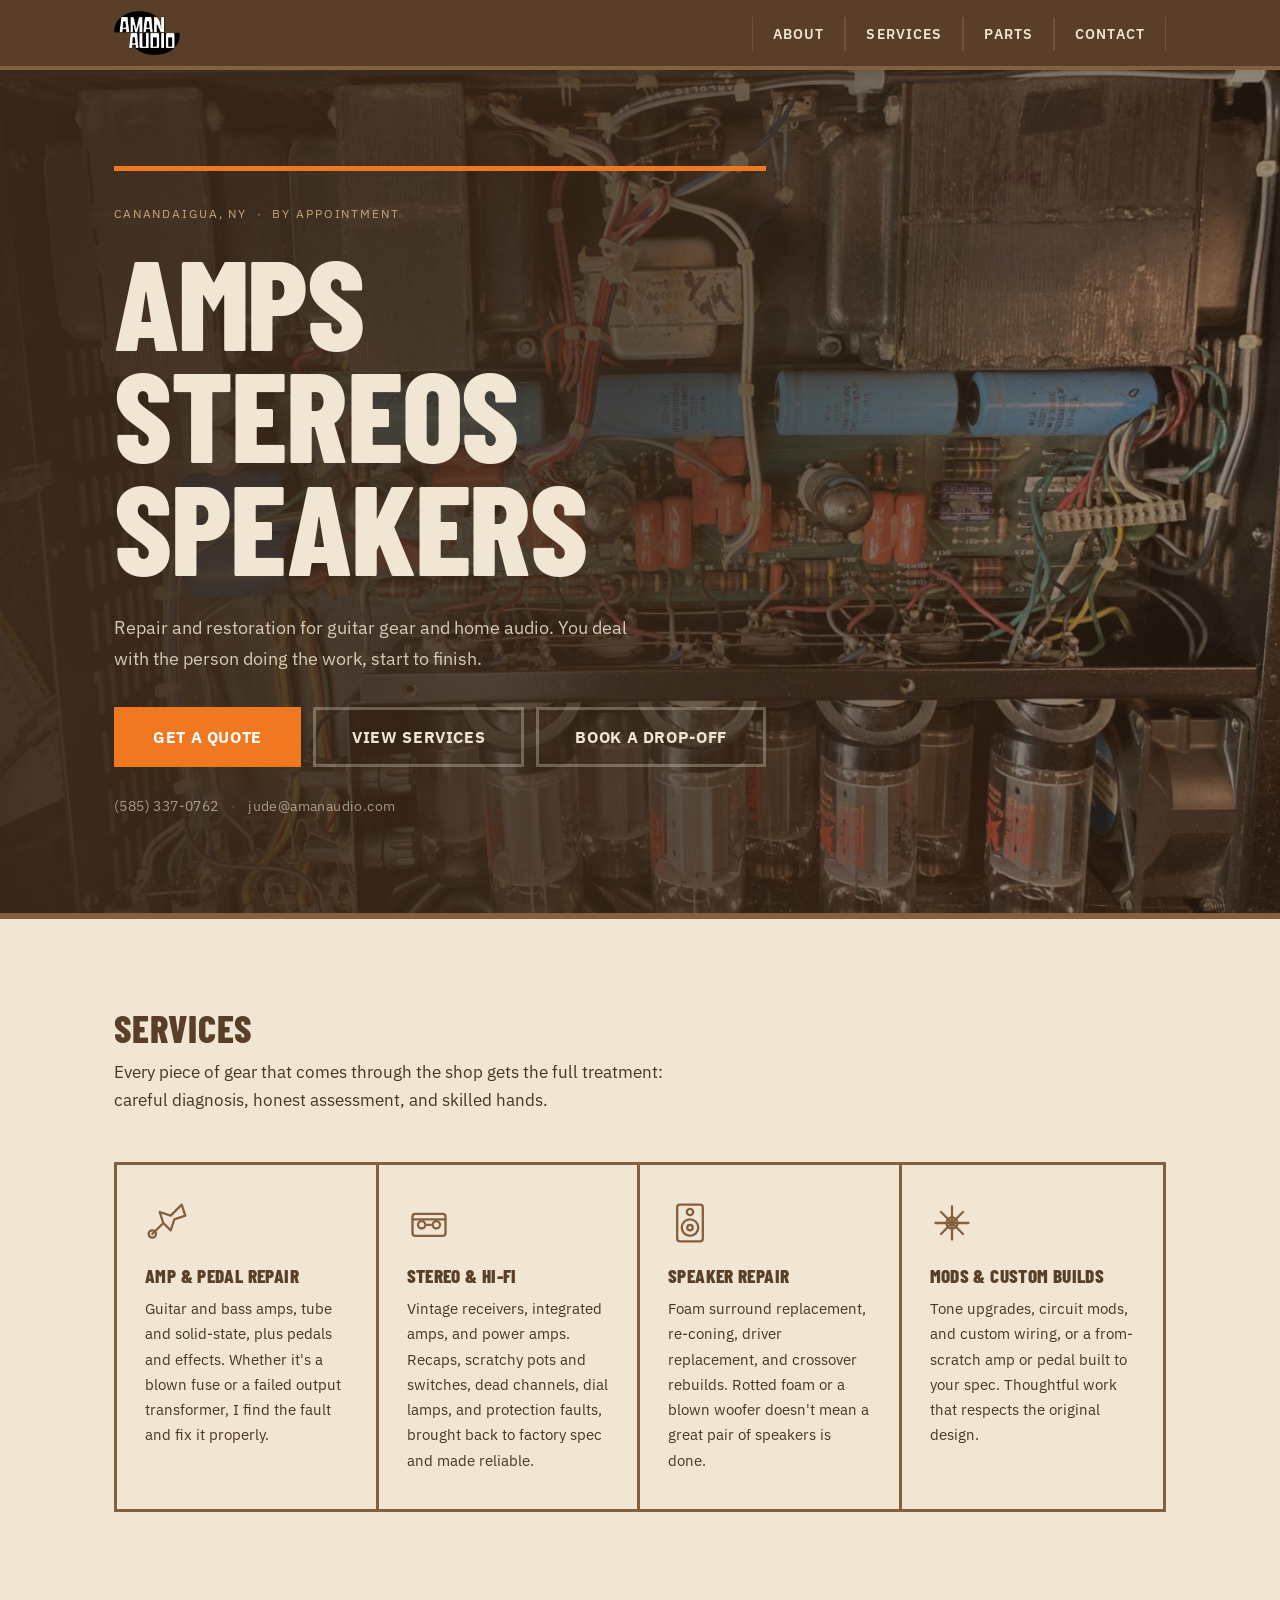
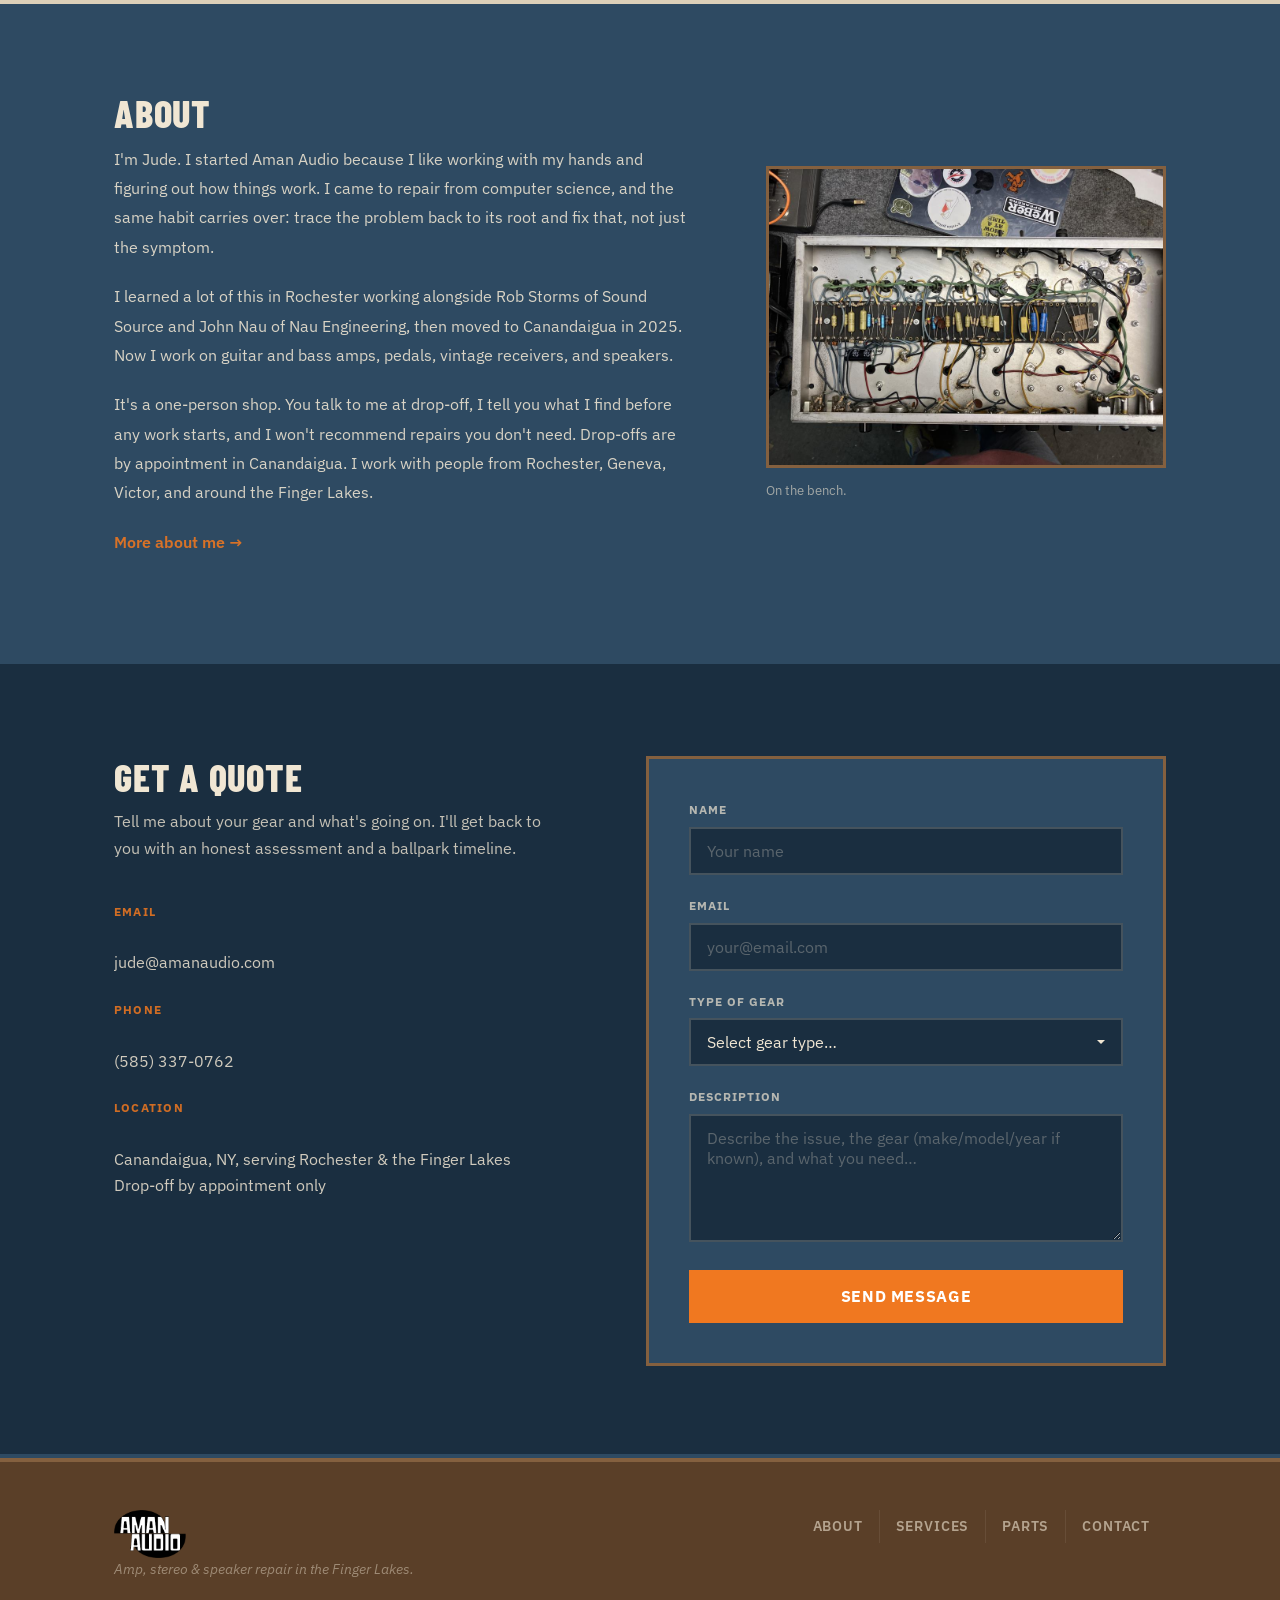
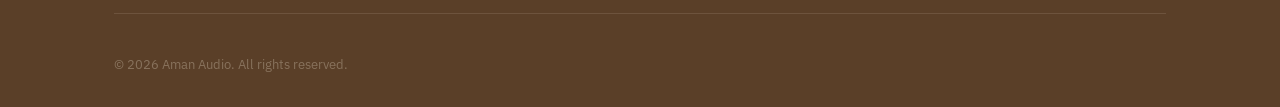
<file: index.html>
<!DOCTYPE html>
<html lang="en">
<head>
  <meta charset="UTF-8" />
  <meta name="viewport" content="width=device-width, initial-scale=1.0" />
  <title>Guitar Amp, Stereo &amp; Speaker Repair in Canandaigua, NY | Aman Audio</title>
  <meta name="description" content="Guitar amp and pedal repair, vintage stereo receiver repair, and speaker refoaming and repair in Canandaigua, NY, serving Rochester and the Finger Lakes. By appointment. Honest diagnostics, fast turnaround." />

  <!-- Canonical -->
  <link rel="canonical" href="https://amanaudio.com/" />

  <!-- Open Graph -->
  <meta property="og:type" content="website" />
  <meta property="og:site_name" content="Aman Audio" />
  <meta property="og:title" content="Guitar Amp, Stereo &amp; Speaker Repair in Canandaigua, NY | Aman Audio" />
  <meta property="og:description" content="Guitar amp and pedal repair, vintage stereo receiver repair, and speaker refoaming and repair in Canandaigua, NY, serving Rochester and the Finger Lakes. By appointment." />
  <meta property="og:image" content="https://amanaudio.com/images/og-image.jpg" />
  <meta property="og:image:width" content="1200" />
  <meta property="og:image:height" content="630" />
  <meta property="og:url" content="https://amanaudio.com/" />

  <!-- Twitter Card -->
  <meta name="twitter:card" content="summary_large_image" />
  <meta name="twitter:title" content="Guitar Amp, Stereo &amp; Speaker Repair in Canandaigua, NY | Aman Audio" />
  <meta name="twitter:description" content="Guitar amp and pedal repair, vintage stereo receiver repair, and speaker refoaming and repair in Canandaigua, NY, serving Rochester and the Finger Lakes. By appointment." />
  <meta name="twitter:image" content="https://amanaudio.com/images/og-image.jpg" />

  <!-- Structured Data: LocalBusiness -->
  <script type="application/ld+json">
  {
    "@context": "https://schema.org",
    "@type": "LocalBusiness",
    "name": "Aman Audio",
    "description": "Expert guitar amplifier and pedal repair, vintage stereo receiver and amplifier repair, speaker repair, modifications, and custom builds.",
    "url": "https://amanaudio.com/",
    "image": "https://amanaudio.com/images/og-image.jpg",
    "logo": "https://amanaudio.com/logos/logo.png",
    "telephone": "+15853370762",
    "email": "jude@amanaudio.com",
    "address": {
      "@type": "PostalAddress",
      "addressLocality": "Canandaigua",
      "addressRegion": "NY",
      "postalCode": "14424",
      "addressCountry": "US"
    },
    "areaServed": [
      { "@type": "City", "name": "Canandaigua" },
      { "@type": "City", "name": "Rochester" },
      { "@type": "City", "name": "Geneva" },
      { "@type": "City", "name": "Victor" },
      { "@type": "City", "name": "Farmington" },
      { "@type": "AdministrativeArea", "name": "Finger Lakes Region" },
      { "@type": "AdministrativeArea", "name": "Ontario County" },
      { "@type": "AdministrativeArea", "name": "Monroe County" }
    ],
    "openingHoursSpecification": {
      "@type": "OpeningHoursSpecification",
      "dayOfWeek": ["Monday", "Tuesday", "Wednesday", "Thursday", "Friday", "Saturday"],
      "description": "By appointment only"
    },
    "serviceType": [
      "Guitar Amplifier Repair",
      "Stereo Receiver Repair",
      "Vintage Stereo Restoration",
      "Speaker Repair",
      "Speaker Refoaming",
      "Electronics Modification",
      "Custom Builds",
      "Guitar Pedal Repair"
    ]
  }
  </script>

  <link rel="preconnect" href="https://fonts.googleapis.com" />
  <link rel="preconnect" href="https://fonts.gstatic.com" crossorigin />
  <link href="https://fonts.googleapis.com/css2?family=Barlow+Condensed:wght@700;800&family=IBM+Plex+Sans:wght@400;500;600&display=swap" rel="stylesheet" />
  <link rel="stylesheet" href="style.css" />
</head>
<body>

  <!-- HEADER / NAV -->
  <header class="site-header" id="top">
    <nav class="nav-inner">
      <a href="#top" class="logo"><img src="logos/logo-bw.png" alt="Aman Audio" class="logo-img" /></a>
      <button class="nav-toggle" aria-label="Toggle navigation" aria-expanded="false">
        <span></span><span></span><span></span>
      </button>
      <ul class="nav-links">
        <li><a href="/about.html">About</a></li>
        <li><a href="services.html">Services</a></li>
        <li><a href="/parts.html">Parts</a></li>
        <li><a href="#contact">Contact</a></li>
      </ul>
    </nav>
  </header>

  <main>

    <!-- HERO -->
    <section class="hero" id="hero">
      <div class="hero-content">
        <div class="hero-rule"></div>
        <div class="hero-location">Canandaigua, NY &nbsp;·&nbsp; By Appointment</div>
        <h1 class="hero-title">AMPS<br>STEREOS<br>SPEAKERS</h1>
        <p class="hero-body">
          Repair and restoration for guitar gear and home audio. You deal with the
          person doing the work, start to finish.
        </p>
        <div class="hero-actions">
          <a href="#contact" class="btn btn-primary">Get a Quote</a>
          <a href="services.html" class="btn btn-secondary">View Services</a>
          <a href="mailto:jude@amanaudio.com?subject=Drop-Off%20Appointment%20Request&body=Hello%2C%20I%20would%20like%20to%20schedule%20a%20time%20to%20drop%20off%20my%20____" class="btn btn-secondary">Book a Drop-Off</a>
        </div>
        <div class="hero-contact">
          <a href="tel:+15853370762">(585) 337-0762</a>
          <span class="hero-contact-divider">·</span>
          <a href="mailto:jude@amanaudio.com">jude@amanaudio.com</a>
        </div>
      </div>
    </section>

    <!-- SERVICES -->
    <section class="services" id="services">
      <div class="container">
        <h2 class="section-title">Services</h2>
        <p class="section-subtitle">Every piece of gear that comes through the shop gets the full treatment: careful diagnosis, honest assessment, and skilled hands.</p>
        <div class="services-grid">

          <article class="service-card">
            <div class="service-icon">
              <svg viewBox="0 0 48 48" fill="none" xmlns="http://www.w3.org/2000/svg" aria-hidden="true">
                <path d="M8 36L20 24M20 24L16 12L28 16L40 4L44 16L32 20L28 32L20 24Z" stroke="currentColor" stroke-width="2.5" stroke-linecap="round" stroke-linejoin="round"/>
                <circle cx="8" cy="36" r="4" stroke="currentColor" stroke-width="2.5"/>
              </svg>
            </div>
            <h3>Amp &amp; Pedal Repair</h3>
            <p>Guitar and bass amps, tube and solid-state, plus pedals and effects. Whether it's a blown fuse or a failed output transformer, I find the fault and fix it properly.</p>
          </article>

          <article class="service-card">
            <div class="service-icon">
              <svg viewBox="0 0 48 48" fill="none" xmlns="http://www.w3.org/2000/svg" aria-hidden="true">
                <rect x="6" y="14" width="36" height="24" rx="3" stroke="currentColor" stroke-width="2.5"/>
                <circle cx="16" cy="26" r="4" stroke="currentColor" stroke-width="2.5"/>
                <circle cx="32" cy="26" r="4" stroke="currentColor" stroke-width="2.5"/>
                <path d="M22 26H26M6 20H42" stroke="currentColor" stroke-width="2.5" stroke-linecap="round"/>
              </svg>
            </div>
            <h3>Stereo &amp; Hi-Fi</h3>
            <p>Vintage receivers, integrated amps, and power amps. Recaps, scratchy pots and switches, dead channels, dial lamps, and protection faults, brought back to factory spec and made reliable.</p>
          </article>

          <article class="service-card">
            <div class="service-icon">
              <svg viewBox="0 0 48 48" fill="none" xmlns="http://www.w3.org/2000/svg" aria-hidden="true">
                <rect x="10" y="4" width="28" height="40" rx="3" stroke="currentColor" stroke-width="2.5"/>
                <circle cx="24" cy="29" r="9" stroke="currentColor" stroke-width="2.5"/>
                <circle cx="24" cy="29" r="3" stroke="currentColor" stroke-width="2.5"/>
                <circle cx="24" cy="12" r="3.5" stroke="currentColor" stroke-width="2.5"/>
              </svg>
            </div>
            <h3>Speaker Repair</h3>
            <p>Foam surround replacement, re-coning, driver replacement, and crossover rebuilds. Rotted foam or a blown woofer doesn't mean a great pair of speakers is done.</p>
          </article>

          <article class="service-card">
            <div class="service-icon">
              <svg viewBox="0 0 48 48" fill="none" xmlns="http://www.w3.org/2000/svg" aria-hidden="true">
                <path d="M6 24H42M24 6V42M12 12L36 36M36 12L12 36" stroke="currentColor" stroke-width="2.5" stroke-linecap="round"/>
                <circle cx="24" cy="24" r="6" stroke="currentColor" stroke-width="2.5"/>
              </svg>
            </div>
            <h3>Mods &amp; Custom Builds</h3>
            <p>Tone upgrades, circuit mods, and custom wiring, or a from-scratch amp or pedal built to your spec. Thoughtful work that respects the original design.</p>
          </article>

        </div>
      </div>
    </section>

    <!-- ABOUT -->
    <section class="about" id="about">
      <div class="container">
        <div class="about-grid">
          <div class="about-text">
            <h2 class="section-title">About</h2>
            <p>
              I'm Jude. I started Aman Audio because I like working with my hands and
              figuring out how things work. I came to repair from computer science, and
              the same habit carries over: trace the problem back to its root and fix
              that, not just the symptom.
            </p>
            <p>
              I learned a lot of this in Rochester working alongside Rob Storms of Sound
              Source and John Nau of Nau Engineering, then moved to Canandaigua in 2025.
              Now I work on guitar and bass amps, pedals, vintage receivers, and speakers.
            </p>
            <p>
              It's a one-person shop. You talk to me at drop-off, I tell you what I find
              before any work starts, and I won't recommend repairs you don't need.
              Drop-offs are by appointment in Canandaigua. I work with people from
              Rochester, Geneva, Victor, and around the Finger Lakes.
            </p>
            <p><a href="about.html">More about me &rarr;</a></p>
          </div>
          <figure class="about-accent">
            <img src="images/bench-chassis.jpg" alt="Tube amp chassis open on the bench mid-repair" class="about-photo" width="1000" height="750" loading="lazy" />
            <figcaption class="about-photo-caption">On the bench.</figcaption>
          </figure>
        </div>
      </div>
    </section>

    <!-- CONTACT -->
    <section class="contact" id="contact" aria-label="Contact and quote request">
      <div class="container">
        <div class="contact-grid">
          <div class="contact-info">
            <h2 class="section-title">Get a Quote</h2>
            <p>Tell me about your gear and what's going on. I'll get back to you with an honest assessment and a ballpark timeline.</p>
            <div class="contact-details">
              <p>
                <strong>Email</strong><br />
                <a href="mailto:jude@amanaudio.com">jude@amanaudio.com</a>
              </p>
              <p>
                <strong>Phone</strong><br />
                <a href="tel:+15853370762">(585) 337-0762</a>
              </p>
              <p>
                <strong>Location</strong><br />
                Canandaigua, NY, serving Rochester &amp; the Finger Lakes<br />
                Drop-off by appointment only
              </p>
            </div>
          </div>

          <form class="contact-form" name="quote" method="POST" action="/thank-you.html" netlify netlify-honeypot="bot-field">
            <input type="hidden" name="form-name" value="quote" />
            <p class="hidden" aria-hidden="true">
              <label>Don't fill this out: <input name="bot-field" /></label>
            </p>

            <div class="form-group">
              <label for="name">Name</label>
              <input type="text" id="name" name="name" placeholder="Your name" required />
            </div>

            <div class="form-group">
              <label for="email">Email</label>
              <input type="email" id="email" name="email" placeholder="your@email.com" required />
            </div>

            <div class="form-group">
              <label for="gear-type">Type of Gear</label>
              <select id="gear-type" name="gear-type" required>
                <option value="" disabled selected>Select gear type…</option>
                <option value="guitar-amp">Guitar Amplifier</option>
                <option value="bass-amp">Bass Amplifier</option>
                <option value="pedal">Guitar Pedal / Effect</option>
                <option value="stereo-receiver">Stereo Receiver / Integrated Amp</option>
                <option value="turntable">Turntable</option>
                <option value="speakers">Speakers / Speaker Repair</option>
                <option value="custom-build">Custom Build Request</option>
                <option value="other">Other Electronics</option>
              </select>
            </div>

            <div class="form-group">
              <label for="description">Description</label>
              <textarea id="description" name="description" placeholder="Describe the issue, the gear (make/model/year if known), and what you need…" rows="5" required></textarea>
            </div>

            <button type="submit" class="btn btn-primary btn-full">Send Message</button>
          </form>
        </div>
      </div>
    </section>

  </main>

  <!-- FOOTER -->
  <footer class="site-footer">
    <div class="container">
      <div class="footer-inner">
        <div class="footer-brand">
          <img src="logos/logo-bw.png" alt="Aman Audio" class="logo-img footer-logo-img" />
          <p class="footer-tagline">Amp, stereo &amp; speaker repair in the Finger Lakes.</p>
        </div>
        <nav class="footer-nav" aria-label="Footer navigation">
          <a href="/about.html">About</a>
          <a href="services.html">Services</a>
          <a href="/parts.html">Parts</a>
          <a href="#contact">Contact</a>
        </nav>
      </div>
      <p class="footer-copy">&copy; 2026 Aman Audio. All rights reserved.</p>
    </div>
  </footer>

  <script src="main.js"></script>
</body>
</html>
</file>
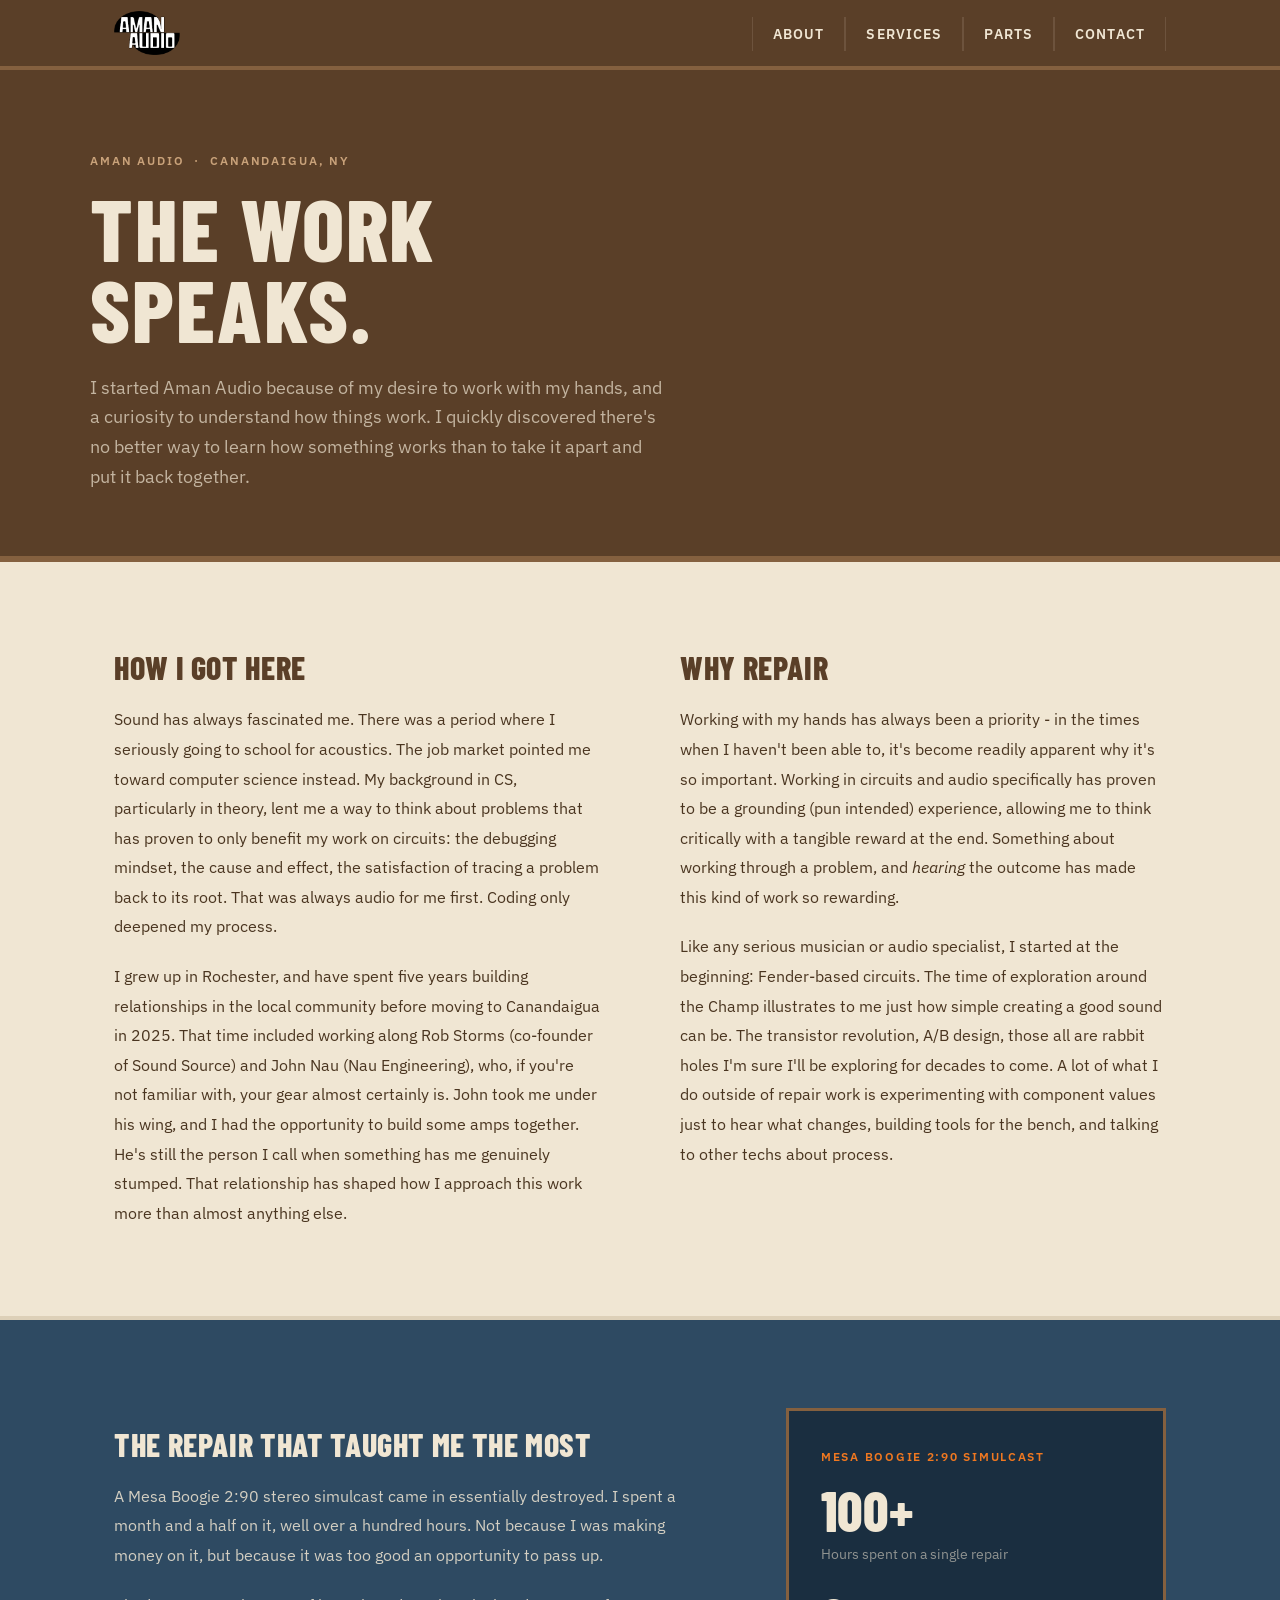
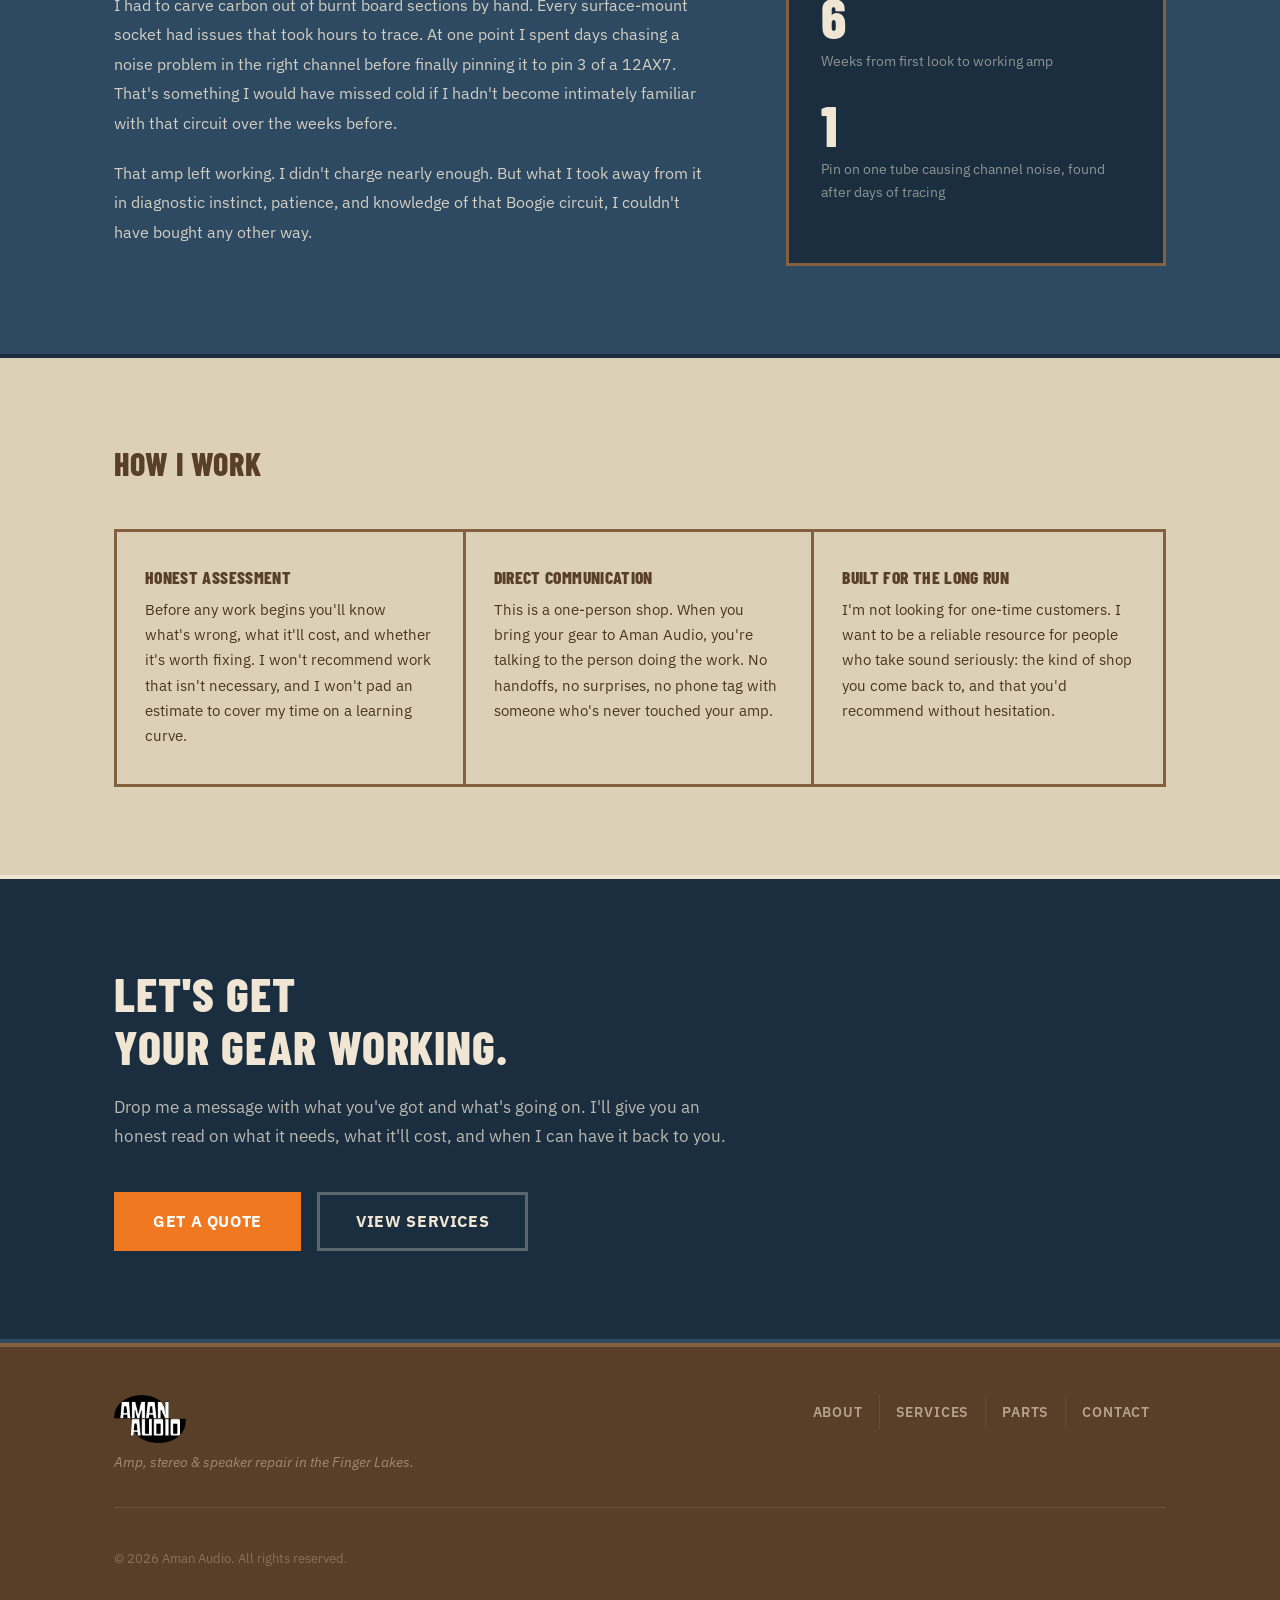
<file: about.html>
<!DOCTYPE html>
<html lang="en">
<head>
  <meta charset="UTF-8" />
  <meta name="viewport" content="width=device-width, initial-scale=1.0" />
  <title>About | Aman Audio, Canandaigua, NY</title>
  <meta name="description" content="The story behind Aman Audio: guitar amp, stereo, and speaker repair by one tech in Canandaigua, NY, serving Rochester and the Finger Lakes." />

  <link rel="canonical" href="https://amanaudio.com/about.html" />

  <!-- Open Graph -->
  <meta property="og:type" content="website" />
  <meta property="og:site_name" content="Aman Audio" />
  <meta property="og:title" content="About | Aman Audio, Canandaigua, NY" />
  <meta property="og:description" content="The story behind Aman Audio: guitar amp, stereo, and speaker repair by one tech in Canandaigua, NY, serving Rochester and the Finger Lakes." />
  <meta property="og:image" content="https://amanaudio.com/images/og-image.jpg" />
  <meta property="og:image:width" content="1200" />
  <meta property="og:image:height" content="630" />
  <meta property="og:url" content="https://amanaudio.com/about.html" />

  <!-- Twitter Card -->
  <meta name="twitter:card" content="summary_large_image" />
  <meta name="twitter:title" content="About | Aman Audio, Canandaigua, NY" />
  <meta name="twitter:description" content="The story behind Aman Audio: guitar amp, stereo, and speaker repair by one tech in Canandaigua, NY, serving Rochester and the Finger Lakes." />
  <meta name="twitter:image" content="https://amanaudio.com/images/og-image.jpg" />
  <link rel="preconnect" href="https://fonts.googleapis.com" />
  <link rel="preconnect" href="https://fonts.gstatic.com" crossorigin />
  <link href="https://fonts.googleapis.com/css2?family=Barlow+Condensed:wght@700;800&family=IBM+Plex+Sans:wght@400;500;600&display=swap" rel="stylesheet" />
  <link rel="stylesheet" href="style.css" />
  <style>
    /* ── Page-specific layout ── */
    .about-hero {
      background: var(--brown-dark);
      border-bottom: 6px solid var(--brown);
      padding: 5rem 1.5rem 4rem;
    }

    .about-hero-inner {
      max-width: 1100px;
      margin: 0 auto;
    }

    .about-hero-label {
      font-size: 0.78rem;
      font-weight: 600;
      letter-spacing: 0.15em;
      text-transform: uppercase;
      color: var(--brown-light);
      margin-bottom: 1rem;
    }

    .about-hero h1 {
      font-size: clamp(3rem, 7vw, 5.5rem);
      color: var(--cream);
      line-height: 0.92;
      margin-bottom: 1.5rem;
    }

    .about-hero-sub {
      font-size: 1.1rem;
      color: var(--cream);
      opacity: 0.7;
      max-width: 52ch;
      line-height: 1.7;
    }

    /* ── Story section ── */
    .story {
      background: var(--cream);
      padding: 5.5rem 0;
      border-bottom: 4px solid var(--cream-dark);
    }

    .story-grid {
      display: grid;
      grid-template-columns: 1fr 1fr;
      gap: 5rem;
      align-items: start;
    }

    .story-col h2 {
      font-size: clamp(1.5rem, 2.5vw, 2rem);
      color: var(--brown-dark);
      margin-bottom: 1.25rem;
    }

    .story-col p {
      color: var(--text-mid);
      font-size: 1rem;
      line-height: 1.85;
      margin-bottom: 1.25rem;
    }

    .story-col p:last-child {
      margin-bottom: 0;
    }

    /* ── Mesa callout ── */
    .mesa {
      background: var(--blue-dark);
      padding: 5.5rem 0;
      border-bottom: 4px solid var(--blue-deeper);
    }

    .mesa-inner {
      display: grid;
      grid-template-columns: 1fr 380px;
      gap: 5rem;
      align-items: center;
    }

    .mesa-text h2 {
      font-size: clamp(1.5rem, 2.5vw, 2rem);
      color: var(--cream);
      margin-bottom: 1.25rem;
    }

    .mesa-text p {
      color: var(--cream);
      opacity: 0.85;
      font-size: 1rem;
      line-height: 1.85;
      margin-bottom: 1.25rem;
    }

    .mesa-text p:last-child {
      margin-bottom: 0;
    }

    .mesa-callout {
      background: var(--blue-deeper);
      border: 3px solid var(--brown);
      padding: 2.25rem 2rem;
    }

    .mesa-callout-label {
      font-size: 0.72rem;
      font-weight: 600;
      letter-spacing: 0.15em;
      text-transform: uppercase;
      color: var(--amber);
      margin-bottom: 1rem;
    }

    .mesa-callout-stat {
      font-family: 'Barlow Condensed', 'Arial Narrow', sans-serif;
      font-size: 3.5rem;
      font-weight: 800;
      line-height: 1;
      color: var(--cream);
      margin-bottom: 0.25rem;
    }

    .mesa-callout-desc {
      font-size: 0.9rem;
      color: var(--cream);
      opacity: 0.55;
      line-height: 1.6;
      margin-bottom: 2rem;
    }

    .mesa-callout-stat + .mesa-callout-desc {
      margin-bottom: 1.5rem;
    }

    /* ── Approach section ── */
    .approach {
      background: var(--cream-dark);
      padding: 5.5rem 0;
      border-bottom: 4px solid var(--cream);
    }

    .approach h2 {
      font-size: clamp(1.5rem, 2.5vw, 2rem);
      color: var(--brown-dark);
      margin-bottom: 3rem;
    }

    .approach-grid {
      display: grid;
      grid-template-columns: repeat(3, 1fr);
      gap: 0;
      border: 3px solid var(--brown);
    }

    .approach-item {
      padding: 2.25rem 1.75rem;
      border-right: 3px solid var(--brown);
    }

    .approach-item:last-child {
      border-right: none;
    }

    .approach-item h3 {
      font-size: 1.1rem;
      color: var(--brown-dark);
      margin-bottom: 0.6rem;
    }

    .approach-item p {
      color: var(--text-mid);
      font-size: 0.93rem;
      line-height: 1.7;
    }

    /* ── CTA section ── */
    .about-cta {
      background: var(--blue-deeper);
      padding: 5.5rem 0;
      border-bottom: 4px solid var(--blue-dark);
    }

    .about-cta-inner {
      max-width: 640px;
    }

    .about-cta h2 {
      font-size: clamp(2rem, 4vw, 3rem);
      color: var(--cream);
      margin-bottom: 1.25rem;
    }

    .about-cta p {
      color: var(--cream);
      opacity: 0.75;
      font-size: 1.05rem;
      line-height: 1.75;
      margin-bottom: 2.5rem;
    }

    .about-cta-links {
      display: flex;
      gap: 1rem;
      flex-wrap: wrap;
    }

    /* ── Responsive ── */
    @media (max-width: 960px) {
      .story-grid,
      .mesa-inner {
        grid-template-columns: 1fr;
        gap: 3rem;
      }

      .approach-grid {
        grid-template-columns: 1fr;
      }

      .approach-item {
        border-right: none;
        border-bottom: 3px solid var(--brown);
      }

      .approach-item:last-child {
        border-bottom: none;
      }
    }

    @media (max-width: 640px) {
      .about-hero {
        padding: 4rem 1.5rem 3rem;
      }

      .story,
      .mesa,
      .approach,
      .about-cta {
        padding: 4rem 0;
      }
    }
  </style>
</head>
<body>

  <!-- HEADER / NAV -->
  <header class="site-header" id="top">
    <nav class="nav-inner">
      <a href="/" class="logo"><img src="logos/logo-bw.png" alt="Aman Audio" class="logo-img" /></a>
      <button class="nav-toggle" aria-label="Toggle navigation" aria-expanded="false">
        <span></span><span></span><span></span>
      </button>
      <ul class="nav-links">
        <li><a href="/about.html" aria-current="page">About</a></li>
        <li><a href="/services.html">Services</a></li>
                <li><a href="/parts.html">Parts</a></li>
        <li><a href="/#contact">Contact</a></li>
      </ul>
    </nav>
  </header>

  <main>

    <!-- HERO -->
    <section class="about-hero">
      <div class="about-hero-inner">
        <p class="about-hero-label">Aman Audio &nbsp;·&nbsp; Canandaigua, NY</p>
        <h1>The Work<br>Speaks.</h1>
        <p class="about-hero-sub">
          I started Aman Audio because of my desire to work with my hands, and a curiosity
          to understand how things work. I quickly discovered there's no better way to learn 
          how something works than to take it apart and put it back together.
        </p>
      </div>
    </section>

    <!-- STORY -->
    <section class="story">
      <div class="container">
        <div class="story-grid">
          <div class="story-col">
            <h2>How I Got Here</h2>
            <p>
              Sound has always fascinated me. There was a period where I seriously going to school
              for acoustics. The job market pointed me toward computer science instead. My background in 
              CS, particularly in theory, lent me a way to think about problems that has proven
              to only benefit my work on circuits: the debugging mindset, the cause and effect,
              the satisfaction of tracing a problem back to its root. That was always audio for me first.
              Coding only deepened my process.
            </p>
            <p>
              I grew up in Rochester, and have spent five years building relationships
              in the local community before moving to Canandaigua in 2025. That time included
              working along Rob Storms (co-founder of Sound Source) and John Nau (Nau Engineering),
              who, if you're not familiar with, your gear almost certainly is. John took me under his wing,
              and I had the opportunity to build some amps together. He's still the person I call
              when something has me genuinely stumped. That relationship has shaped how I approach 
              this work more than almost anything else.
            </p>
          </div>
          <div class="story-col">
            <h2>Why Repair</h2>
            <p>
              Working with my hands has always been a priority - in the times when I haven't 
              been able to, it's become readily apparent why it's so important. Working in circuits
              and audio specifically has proven to be a grounding (pun intended) experience, allowing
              me to think critically with a tangible reward at the end. Something about working through a problem,
              and <em> hearing</em> the outcome has made this kind of work so rewarding.
            </p>
            <p>
              Like any serious musician or audio specialist, I started at the beginning: Fender-based circuits.
              The time of exploration around the Champ illustrates to me just how simple creating a good sound
              can be. The transistor revolution, A/B design, those all are rabbit holes I'm sure I'll be exploring for 
              decades to come. A lot of what I do outside of repair work is experimenting with component values
              just to hear what changes, building tools for the bench, and talking to other techs about process.

            </p>
          </div>
        </div>
      </div>
    </section>

    <!-- MESA BOOGIE STORY -->
    <section class="mesa">
      <div class="container">
        <div class="mesa-inner">
          <div class="mesa-text">
            <h2>The Repair That Taught Me the Most</h2>
            <p>
              A Mesa Boogie 2:90 stereo simulcast came in essentially destroyed. I spent
              a month and a half on it, well over a hundred hours. Not because I was
              making money on it, but because it was too good an opportunity to pass up.
            </p>
            <p>
              I had to carve carbon out of burnt board sections by hand. Every
              surface-mount socket had issues that took hours to trace. At one point
              I spent days chasing a noise problem in the right channel before finally
              pinning it to pin 3 of a 12AX7. That's something I would have missed cold if I
              hadn't become intimately familiar with that circuit over the weeks before.
            </p>
            <p>
              That amp left working. I didn't charge nearly enough. But what I took away
              from it in diagnostic instinct, patience, and knowledge of that Boogie
              circuit, I couldn't have bought any other way.
            </p>
          </div>
          <div class="mesa-callout">
            <p class="mesa-callout-label">Mesa Boogie 2:90 Simulcast</p>
            <div class="mesa-callout-stat">100+</div>
            <p class="mesa-callout-desc">Hours spent on a single repair</p>
            <div class="mesa-callout-stat">6</div>
            <p class="mesa-callout-desc">Weeks from first look to working amp</p>
            <div class="mesa-callout-stat">1</div>
            <p class="mesa-callout-desc">Pin on one tube causing channel noise, found after days of tracing</p>
          </div>
        </div>
      </div>
    </section>

    <!-- APPROACH -->
    <section class="approach">
      <div class="container">
        <h2>How I Work</h2>
        <div class="approach-grid">
          <div class="approach-item">
            <h3>Honest Assessment</h3>
            <p>
              Before any work begins you'll know what's wrong, what it'll cost, and
              whether it's worth fixing. I won't recommend work that isn't necessary,
              and I won't pad an estimate to cover my time on a learning curve.
            </p>
          </div>
          <div class="approach-item">
            <h3>Direct Communication</h3>
            <p>
              This is a one-person shop. When you bring your gear to Aman Audio, you're
              talking to the person doing the work. No handoffs, no surprises, no
              phone tag with someone who's never touched your amp.
            </p>
          </div>
          <div class="approach-item">
            <h3>Built for the Long Run</h3>
            <p>
              I'm not looking for one-time customers. I want to be a reliable resource
              for people who take sound seriously: the kind of shop you come back to,
              and that you'd recommend without hesitation.
            </p>
          </div>
        </div>
      </div>
    </section>

    <!-- CTA -->
    <section class="about-cta">
      <div class="container">
        <div class="about-cta-inner">
          <h2>Let's Get<br>Your Gear Working.</h2>
          <p>
            Drop me a message with what you've got and what's going on. I'll give you
            an honest read on what it needs, what it'll cost, and when I can have it
            back to you.
          </p>
          <div class="about-cta-links">
            <a href="/#contact" class="btn btn-primary">Get a Quote</a>
            <a href="/services.html" class="btn btn-secondary">View Services</a>
          </div>
        </div>
      </div>
    </section>

  </main>

  <!-- FOOTER -->
  <footer class="site-footer">
    <div class="container">
      <div class="footer-inner">
        <div class="footer-brand">
          <a href="/" class="logo">
            <img src="logos/logo-bw.png" alt="Aman Audio" class="logo-img footer-logo-img" />
          </a>
          <p class="footer-tagline">Amp, stereo &amp; speaker repair in the Finger Lakes.</p>
        </div>
        <nav class="footer-nav" aria-label="Footer navigation">
          <a href="/about.html">About</a>
          <a href="/services.html">Services</a>
                    <a href="/parts.html">Parts</a>
          <a href="/#contact">Contact</a>
        </nav>
      </div>
      <p class="footer-copy">&copy; 2026 Aman Audio. All rights reserved.</p>
    </div>
  </footer>

  <script src="main.js"></script>
</body>
</html>
</file>
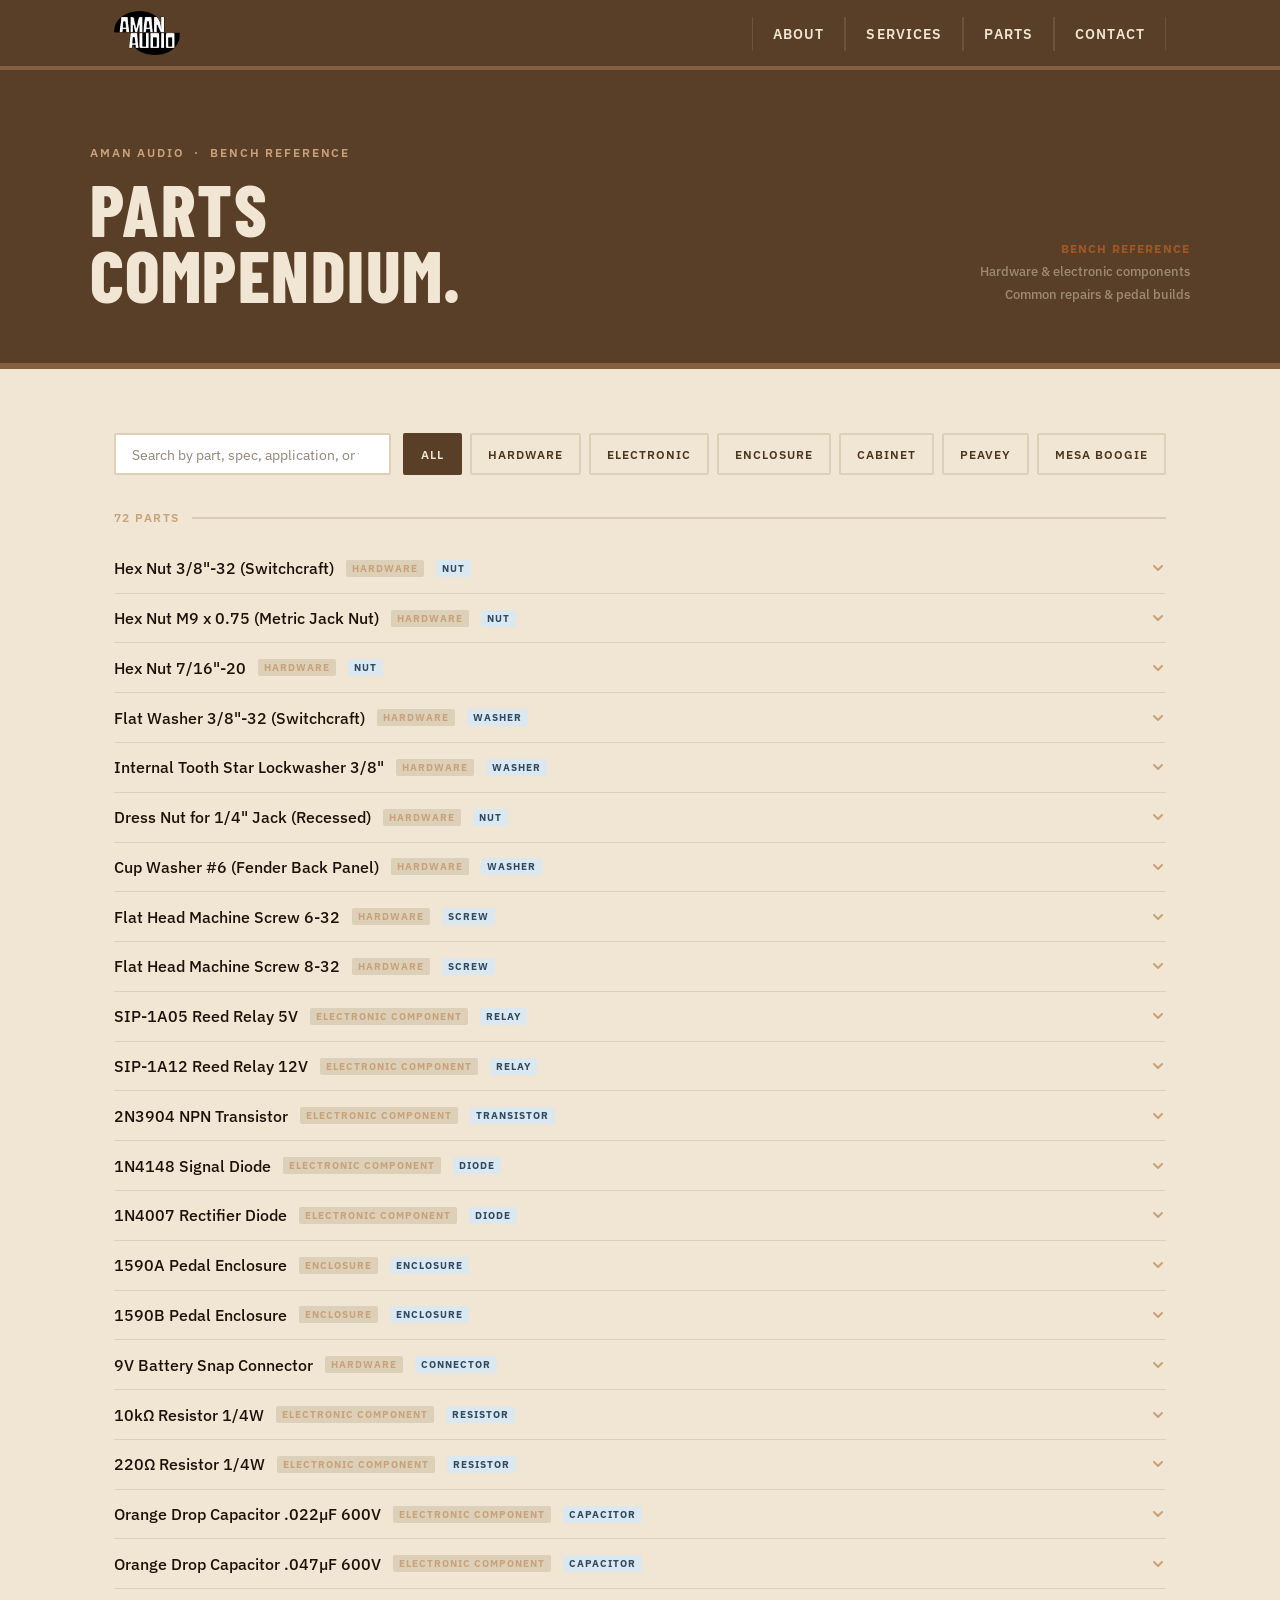
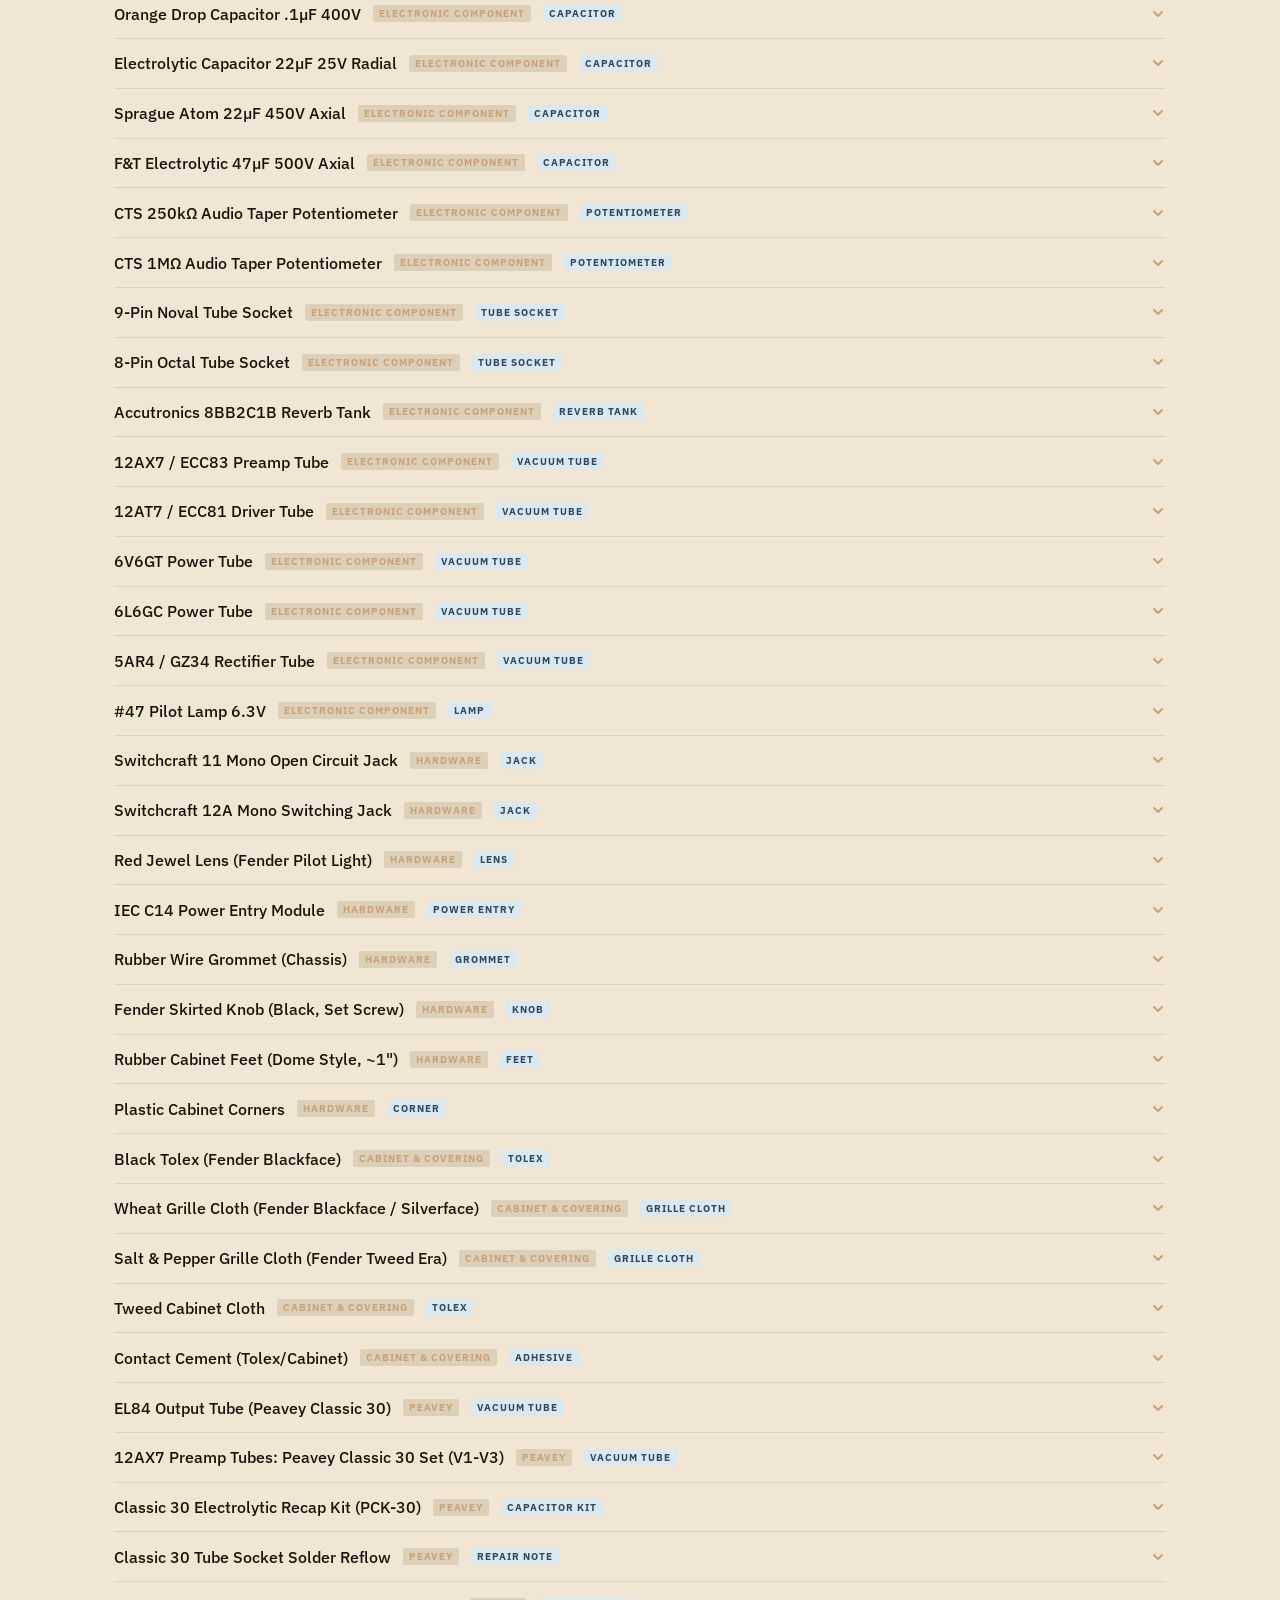
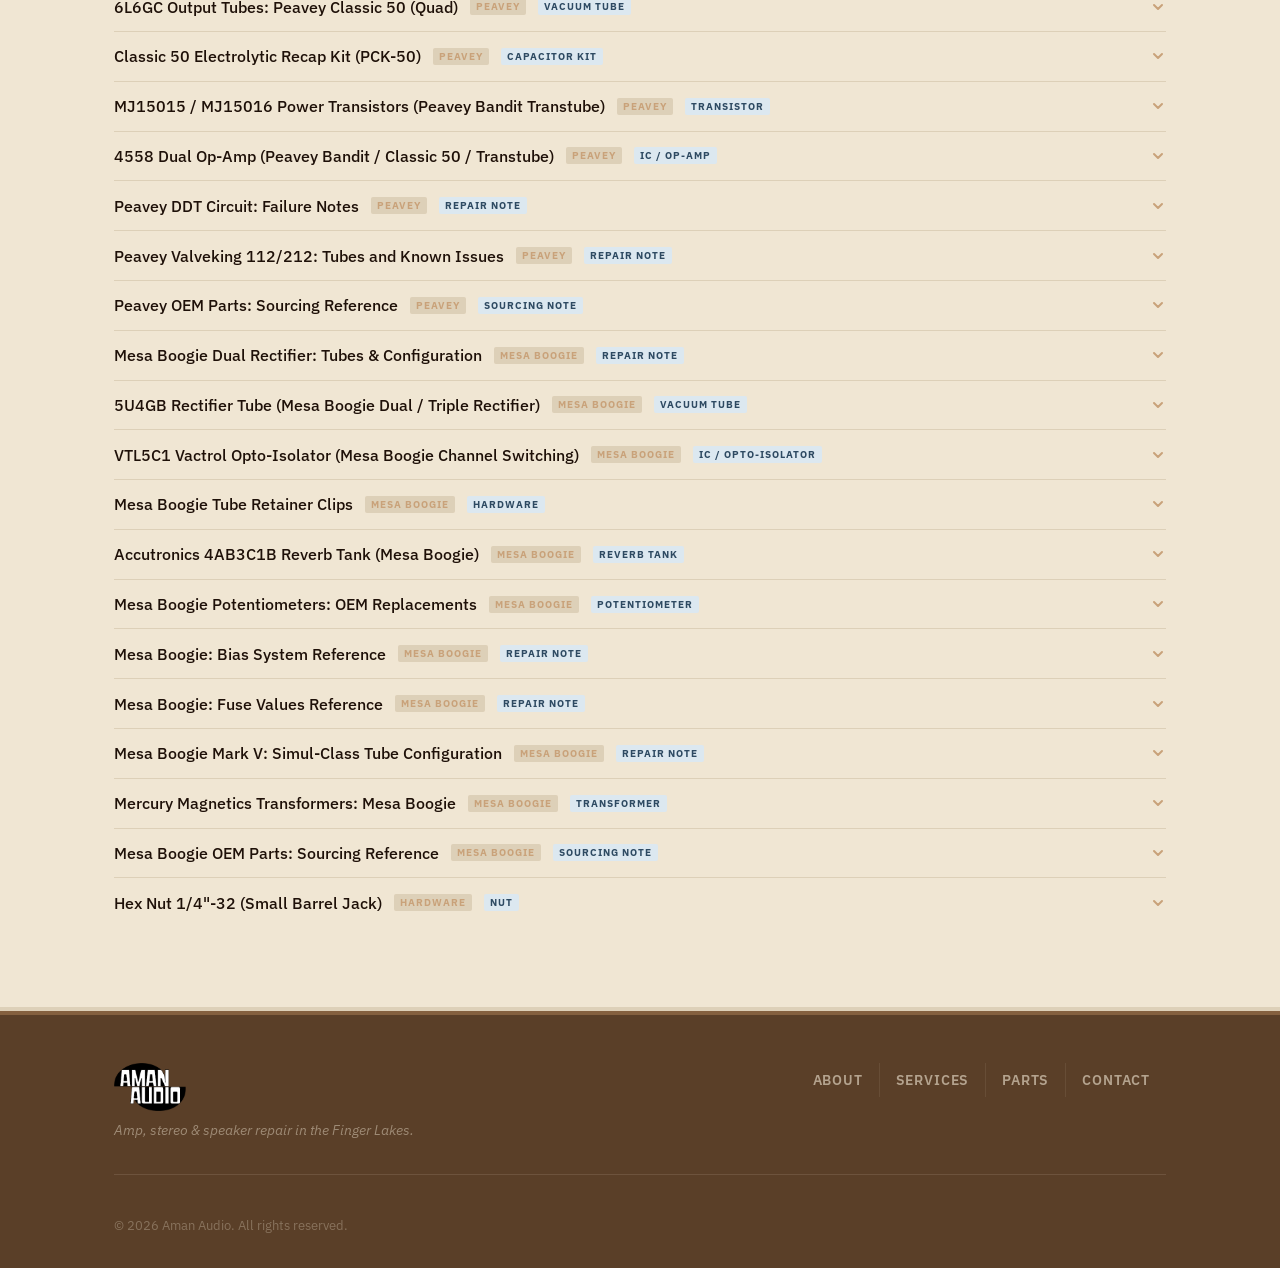
<file: parts.html>
<!DOCTYPE html>
<html lang="en">
<head>
  <meta charset="UTF-8" />
  <meta name="viewport" content="width=device-width, initial-scale=1.0" />
  <title>Parts Compendium | Aman Audio</title>
  <meta name="description" content="Bench reference for common hardware and electronic components used in guitar amp repair, pedal builds, and vintage electronics restoration. Aman Audio, Canandaigua, NY." />

  <link rel="canonical" href="https://amanaudio.com/parts.html" />

  <!-- Open Graph -->
  <meta property="og:type" content="website" />
  <meta property="og:site_name" content="Aman Audio" />
  <meta property="og:title" content="Parts Compendium | Aman Audio" />
  <meta property="og:description" content="Bench reference for common hardware and electronic components used in guitar amp repair, pedal builds, and vintage electronics restoration. Aman Audio, Canandaigua, NY." />
  <meta property="og:image" content="https://amanaudio.com/images/og-image.jpg" />
  <meta property="og:image:width" content="1200" />
  <meta property="og:image:height" content="630" />
  <meta property="og:url" content="https://amanaudio.com/parts.html" />

  <!-- Twitter Card -->
  <meta name="twitter:card" content="summary_large_image" />
  <meta name="twitter:title" content="Parts Compendium | Aman Audio" />
  <meta name="twitter:description" content="Bench reference for common hardware and electronic components used in guitar amp repair, pedal builds, and vintage electronics restoration. Aman Audio, Canandaigua, NY." />
  <meta name="twitter:image" content="https://amanaudio.com/images/og-image.jpg" />
  <link rel="preconnect" href="https://fonts.googleapis.com" />
  <link rel="preconnect" href="https://fonts.gstatic.com" crossorigin />
  <link href="https://fonts.googleapis.com/css2?family=Barlow+Condensed:wght@700;800&family=IBM+Plex+Sans:wght@400;500;600&display=swap" rel="stylesheet" />
  <link rel="stylesheet" href="style.css" />
  <style>
    /* ── Page hero ── */
    .parts-hero {
      background: var(--brown-dark);
      border-bottom: 6px solid var(--brown);
      padding: 4.5rem 1.5rem 3.5rem;
    }

    .parts-hero-inner {
      max-width: 1100px;
      margin: 0 auto;
      display: flex;
      align-items: flex-end;
      justify-content: space-between;
      gap: 2rem;
      flex-wrap: wrap;
    }

    .parts-hero-label {
      font-size: 0.78rem;
      font-weight: 600;
      letter-spacing: 0.15em;
      text-transform: uppercase;
      color: var(--brown-light);
      margin-bottom: 0.75rem;
    }

    .parts-hero h1 {
      font-size: clamp(2.5rem, 6vw, 4.5rem);
      color: var(--cream);
      line-height: 0.92;
    }

    .parts-hero-meta {
      text-align: right;
      font-size: 0.82rem;
      font-weight: 500;
      color: var(--cream);
      opacity: 0.45;
      line-height: 1.8;
      flex-shrink: 0;
    }

    .parts-hero-meta strong {
      display: block;
      color: var(--amber);
      opacity: 1;
      font-size: 0.72rem;
      letter-spacing: 0.1em;
      text-transform: uppercase;
    }

    /* ── Main body ── */
    .parts-body {
      background: var(--cream);
      padding: 4rem 0 5rem;
      border-bottom: 4px solid var(--cream-dark);
    }

    /* ── Controls ── */
    .parts-controls {
      display: flex;
      gap: 0.75rem;
      margin-bottom: 2rem;
      flex-wrap: wrap;
    }

    .parts-search {
      flex: 1;
      min-width: 200px;
      padding: 0.6rem 1rem;
      font-family: var(--font-body);
      font-size: 0.9rem;
      color: var(--text-dark);
      background: #fff;
      border: 2px solid var(--cream-dark);
      border-radius: 2px;
      outline: none;
      transition: border-color var(--transition);
    }

    .parts-search:focus {
      border-color: var(--brown);
    }

    .parts-search::placeholder {
      color: var(--text-mid);
      opacity: 0.6;
    }

    .cat-filters {
      display: flex;
      gap: 0.5rem;
      flex-wrap: wrap;
    }

    .cat-btn {
      padding: 0.55rem 1rem;
      font-family: var(--font-body);
      font-size: 0.78rem;
      font-weight: 600;
      letter-spacing: 0.08em;
      text-transform: uppercase;
      color: var(--text-mid);
      background: transparent;
      border: 2px solid var(--cream-dark);
      border-radius: 2px;
      cursor: pointer;
      transition: all var(--transition);
    }

    .cat-btn:hover {
      border-color: var(--brown);
      color: var(--brown);
    }

    .cat-btn.active {
      background: var(--brown-dark);
      border-color: var(--brown-dark);
      color: var(--cream);
    }

    /* ── Count line ── */
    .parts-count {
      font-size: 0.78rem;
      font-weight: 600;
      letter-spacing: 0.12em;
      text-transform: uppercase;
      color: var(--brown-light);
      margin-bottom: 1rem;
      display: flex;
      align-items: center;
      gap: 12px;
    }

    .parts-count::after {
      content: '';
      flex: 1;
      height: 2px;
      background: var(--brown);
      opacity: 0.2;
    }

    /* ── Parts list ── */
    .parts-list {
      display: flex;
      flex-direction: column;
    }

    .part-row {
      border-bottom: 1px solid var(--cream-dark);
    }

    .part-row:last-child {
      border-bottom: none;
    }

    .part-trigger {
      width: 100%;
      display: flex;
      align-items: center;
      justify-content: space-between;
      gap: 1rem;
      padding: 0.9rem 0;
      background: none;
      border: none;
      cursor: pointer;
      text-align: left;
      font-family: var(--font-body);
    }

    .part-trigger:hover .part-trigger-name {
      color: var(--brown);
    }

    .part-trigger-left {
      display: flex;
      align-items: center;
      gap: 0.75rem;
      flex-wrap: wrap;
    }

    .part-trigger-name {
      font-size: 0.97rem;
      font-weight: 500;
      color: var(--text-dark);
      transition: color var(--transition);
    }

    .part-badge {
      display: inline-block;
      font-size: 0.62rem;
      font-weight: 700;
      letter-spacing: 0.1em;
      text-transform: uppercase;
      padding: 2px 6px;
      border-radius: 2px;
      white-space: nowrap;
    }

    .part-badge-cat {
      color: var(--brown-light);
      background: var(--cream-dark);
    }

    .part-badge-type {
      color: var(--blue-dark);
      background: #dce8f0;
    }

    .part-chevron {
      flex-shrink: 0;
      width: 16px;
      height: 16px;
      color: var(--brown-light);
      transition: transform var(--transition);
    }

    .part-row.open .part-chevron {
      transform: rotate(180deg);
    }

    /* ── Part detail ── */
    .part-detail {
      display: none;
      padding: 0 0 1.5rem;
    }

    .part-row.open .part-detail {
      display: block;
    }

    .part-detail-grid {
      display: grid;
      grid-template-columns: 1fr 1fr;
      gap: 1rem 2rem;
      margin-bottom: 1rem;
    }

    .part-detail-field label {
      display: block;
      font-size: 0.7rem;
      font-weight: 600;
      letter-spacing: 0.12em;
      text-transform: uppercase;
      color: var(--brown-light);
      margin-bottom: 0.25rem;
    }

    .part-detail-field p {
      font-size: 0.88rem;
      color: var(--text-dark);
      line-height: 1.55;
    }

    .part-detail-field.full {
      grid-column: 1 / -1;
    }

    /* ── Tags ── */
    .part-tags {
      display: flex;
      flex-wrap: wrap;
      gap: 0.35rem;
      margin-bottom: 1rem;
    }

    .part-tag {
      font-size: 0.65rem;
      font-weight: 600;
      letter-spacing: 0.08em;
      text-transform: uppercase;
      padding: 2px 7px;
      background: #dce8f0;
      color: var(--blue-dark);
      border-radius: 2px;
    }

    /* ── Vendors ── */
    .part-vendors-label {
      font-size: 0.7rem;
      font-weight: 600;
      letter-spacing: 0.12em;
      text-transform: uppercase;
      color: var(--brown-light);
      margin-bottom: 0.5rem;
    }

    .part-vendors-list {
      display: flex;
      flex-direction: column;
      gap: 0.4rem;
    }

    .part-vendor {
      display: flex;
      align-items: baseline;
      flex-wrap: wrap;
      gap: 0.5rem;
      padding: 0.55rem 0.85rem;
      background: #fff;
      border: 1px solid var(--cream-dark);
      border-radius: 2px;
      font-size: 0.83rem;
    }

    .part-vendor-name {
      font-weight: 600;
      color: var(--brown);
      text-decoration: none;
      transition: color var(--transition);
    }

    .part-vendor-name:hover {
      color: var(--amber);
    }

    .part-vendor-pn {
      color: var(--text-mid);
      font-size: 0.78rem;
    }

    .part-vendor-price {
      font-weight: 600;
      color: #2a7a3a;
    }

    .part-vendor-notes {
      color: var(--text-mid);
      font-size: 0.78rem;
      font-style: italic;
    }

    /* ── Notes box ── */
    .part-notes-box {
      margin-top: 0.75rem;
      padding: 0.7rem 1rem;
      background: var(--brown-dark);
      border-left: 3px solid var(--amber);
      font-size: 0.85rem;
      color: var(--cream);
      line-height: 1.55;
    }

    /* ── Empty state ── */
    .parts-empty {
      padding: 3rem 0;
      text-align: center;
      font-size: 0.9rem;
      color: var(--text-mid);
    }

    /* ── Animation ── */
    @keyframes fadeUp {
      from { opacity: 0; transform: translateY(5px); }
      to   { opacity: 1; transform: translateY(0); }
    }

    .part-row {
      animation: fadeUp 0.25s ease both;
    }

    /* ── Responsive ── */
    @media (max-width: 640px) {
      .parts-hero-meta { text-align: left; }

      .part-detail-grid {
        grid-template-columns: 1fr;
      }

      .part-detail-field.full {
        grid-column: 1;
      }
    }
  </style>
</head>
<body>

  <!-- HEADER / NAV -->
  <header class="site-header" id="top">
    <nav class="nav-inner">
      <a href="/" class="logo"><img src="logos/logo-bw.png" alt="Aman Audio" class="logo-img" /></a>
      <button class="nav-toggle" aria-label="Toggle navigation" aria-expanded="false">
        <span></span><span></span><span></span>
      </button>
      <ul class="nav-links">
        <li><a href="/about.html">About</a></li>
        <li><a href="/services.html">Services</a></li>
        <li><a href="/parts.html" aria-current="page">Parts</a></li>
        <li><a href="/#contact">Contact</a></li>
      </ul>
    </nav>
  </header>

  <main>

    <!-- HERO -->
    <section class="parts-hero">
      <div class="parts-hero-inner">
        <div>
          <p class="parts-hero-label">Aman Audio &nbsp;·&nbsp; Bench Reference</p>
          <h1>Parts<br>Compendium.</h1>
        </div>
        <div class="parts-hero-meta">
          <strong>Bench Reference</strong>
          Hardware &amp; electronic components<br>
          Common repairs &amp; pedal builds
        </div>
      </div>
    </section>

    <!-- PARTS CONTENT -->
    <section class="parts-body">
      <div class="container">

        <!-- Controls -->
        <div class="parts-controls">
          <input
            type="search"
            id="parts-search"
            class="parts-search"
            placeholder="Search by part, spec, application, or tag…"
            autocomplete="off"
          />
          <div class="cat-filters" id="cat-filters">
            <button class="cat-btn active" data-cat="All">All</button>
            <button class="cat-btn" data-cat="Hardware">Hardware</button>
            <button class="cat-btn" data-cat="Electronic Component">Electronic</button>
            <button class="cat-btn" data-cat="Enclosure">Enclosure</button>
            <button class="cat-btn" data-cat="Cabinet & Covering">Cabinet</button>
            <button class="cat-btn" data-cat="Peavey">Peavey</button>
            <button class="cat-btn" data-cat="Mesa Boogie">Mesa Boogie</button>
          </div>
        </div>

        <!-- Count -->
        <div class="parts-count" id="parts-count"></div>

        <!-- List -->
        <div class="parts-list" id="parts-list"></div>

      </div>
    </section>

  </main>

  <!-- FOOTER -->
  <footer class="site-footer">
    <div class="container">
      <div class="footer-inner">
        <div class="footer-brand">
          <a href="/" class="logo">
            <img src="logos/logo-bw.png" alt="Aman Audio" class="logo-img footer-logo-img" />
          </a>
          <p class="footer-tagline">Amp, stereo &amp; speaker repair in the Finger Lakes.</p>
        </div>
        <nav class="footer-nav" aria-label="Footer navigation">
          <a href="/about.html">About</a>
          <a href="/services.html">Services</a>
          <a href="/parts.html">Parts</a>
          <a href="/#contact">Contact</a>
        </nav>
      </div>
      <p class="footer-copy">&copy; 2026 Aman Audio. All rights reserved.</p>
    </div>
  </footer>

  <script src="main.js"></script>
  <script src="parts-data.js"></script>
  <script>
    (function () {
      const listEl    = document.getElementById('parts-list');
      const countEl   = document.getElementById('parts-count');
      const searchEl  = document.getElementById('parts-search');
      const filterEl  = document.getElementById('cat-filters');

      let activeCat   = 'All';
      let searchQuery = '';
      let openId      = null;

      function getFiltered() {
        const q = searchQuery.toLowerCase().trim();
        return PARTS_DATA.filter(p => {
          if (activeCat !== 'All' && p.category !== activeCat) return false;
          if (!q) return true;
          return (
            p.name.toLowerCase().includes(q) ||
            p.partType.toLowerCase().includes(q) ||
            p.specs.toLowerCase().includes(q) ||
            p.application.toLowerCase().includes(q) ||
            (p.notes || '').toLowerCase().includes(q) ||
            (p.tags || []).some(t => t.toLowerCase().includes(q))
          );
        });
      }

      function renderVendors(vendors) {
        if (!vendors || vendors.length === 0) return '';
        return `
          <div class="part-vendors-label">Where to buy</div>
          <div class="part-vendors-list">
            ${vendors.map(v => `
              <div class="part-vendor">
                <a class="part-vendor-name" href="${v.url}" target="_blank" rel="noopener noreferrer">${v.name}</a>
                ${v.partNumber ? `<span class="part-vendor-pn">#${v.partNumber}</span>` : ''}
                ${v.price != null ? `<span class="part-vendor-price">$${v.price.toFixed(2)}</span>` : ''}
                ${v.notes ? `<span class="part-vendor-notes">(${v.notes})</span>` : ''}
              </div>
            `).join('')}
          </div>
        `;
      }

      function renderPart(p, index) {
        const isOpen = openId === p.id;
        const delay  = Math.min(index * 0.04, 0.4);
        return `
          <div class="part-row${isOpen ? ' open' : ''}" data-id="${p.id}" style="animation-delay:${delay}s">
            <button class="part-trigger" aria-expanded="${isOpen}">
              <span class="part-trigger-left">
                <span class="part-trigger-name">${p.name}</span>
                <span class="part-badge part-badge-cat">${p.category}</span>
                <span class="part-badge part-badge-type">${p.partType}</span>
              </span>
              <svg class="part-chevron" viewBox="0 0 16 16" fill="none" stroke="currentColor" stroke-width="2" stroke-linecap="round" stroke-linejoin="round">
                <polyline points="4 6 8 10 12 6"></polyline>
              </svg>
            </button>
            <div class="part-detail">
              <div class="part-detail-grid">
                <div class="part-detail-field full">
                  <label>Specs</label>
                  <p>${p.specs}</p>
                </div>
                <div class="part-detail-field full">
                  <label>Application</label>
                  <p>${p.application}</p>
                </div>
              </div>
              ${p.tags && p.tags.length ? `
                <div class="part-tags">
                  ${p.tags.map(t => `<span class="part-tag">${t}</span>`).join('')}
                </div>
              ` : ''}
              ${renderVendors(p.vendors)}
              ${p.notes ? `<div class="part-notes-box">${p.notes}</div>` : ''}
            </div>
          </div>
        `;
      }

      function render() {
        const filtered = getFiltered();
        const word = filtered.length === 1 ? 'part' : 'parts';
        countEl.textContent = `${filtered.length} ${word}`;

        if (filtered.length === 0) {
          listEl.innerHTML = `<div class="parts-empty">No parts found${searchQuery ? ` matching &ldquo;${searchQuery}&rdquo;` : ''}.</div>`;
          return;
        }

        listEl.innerHTML = filtered.map((p, i) => renderPart(p, i)).join('');

        listEl.querySelectorAll('.part-trigger').forEach(btn => {
          btn.addEventListener('click', () => {
            const row = btn.closest('.part-row');
            const id  = row.dataset.id;
            openId = openId === id ? null : id;
            render();
            if (openId) {
              // small scroll nudge so the detail is visible
              setTimeout(() => {
                const opened = listEl.querySelector('.part-row.open');
                if (opened) opened.scrollIntoView({ behavior: 'smooth', block: 'nearest' });
              }, 50);
            }
          });
        });
      }

      searchEl.addEventListener('input', () => {
        searchQuery = searchEl.value;
        render();
      });

      filterEl.addEventListener('click', e => {
        const btn = e.target.closest('.cat-btn');
        if (!btn) return;
        activeCat = btn.dataset.cat;
        filterEl.querySelectorAll('.cat-btn').forEach(b => b.classList.toggle('active', b === btn));
        render();
      });

      render();
    })();
  </script>
</body>
</html>
</file>
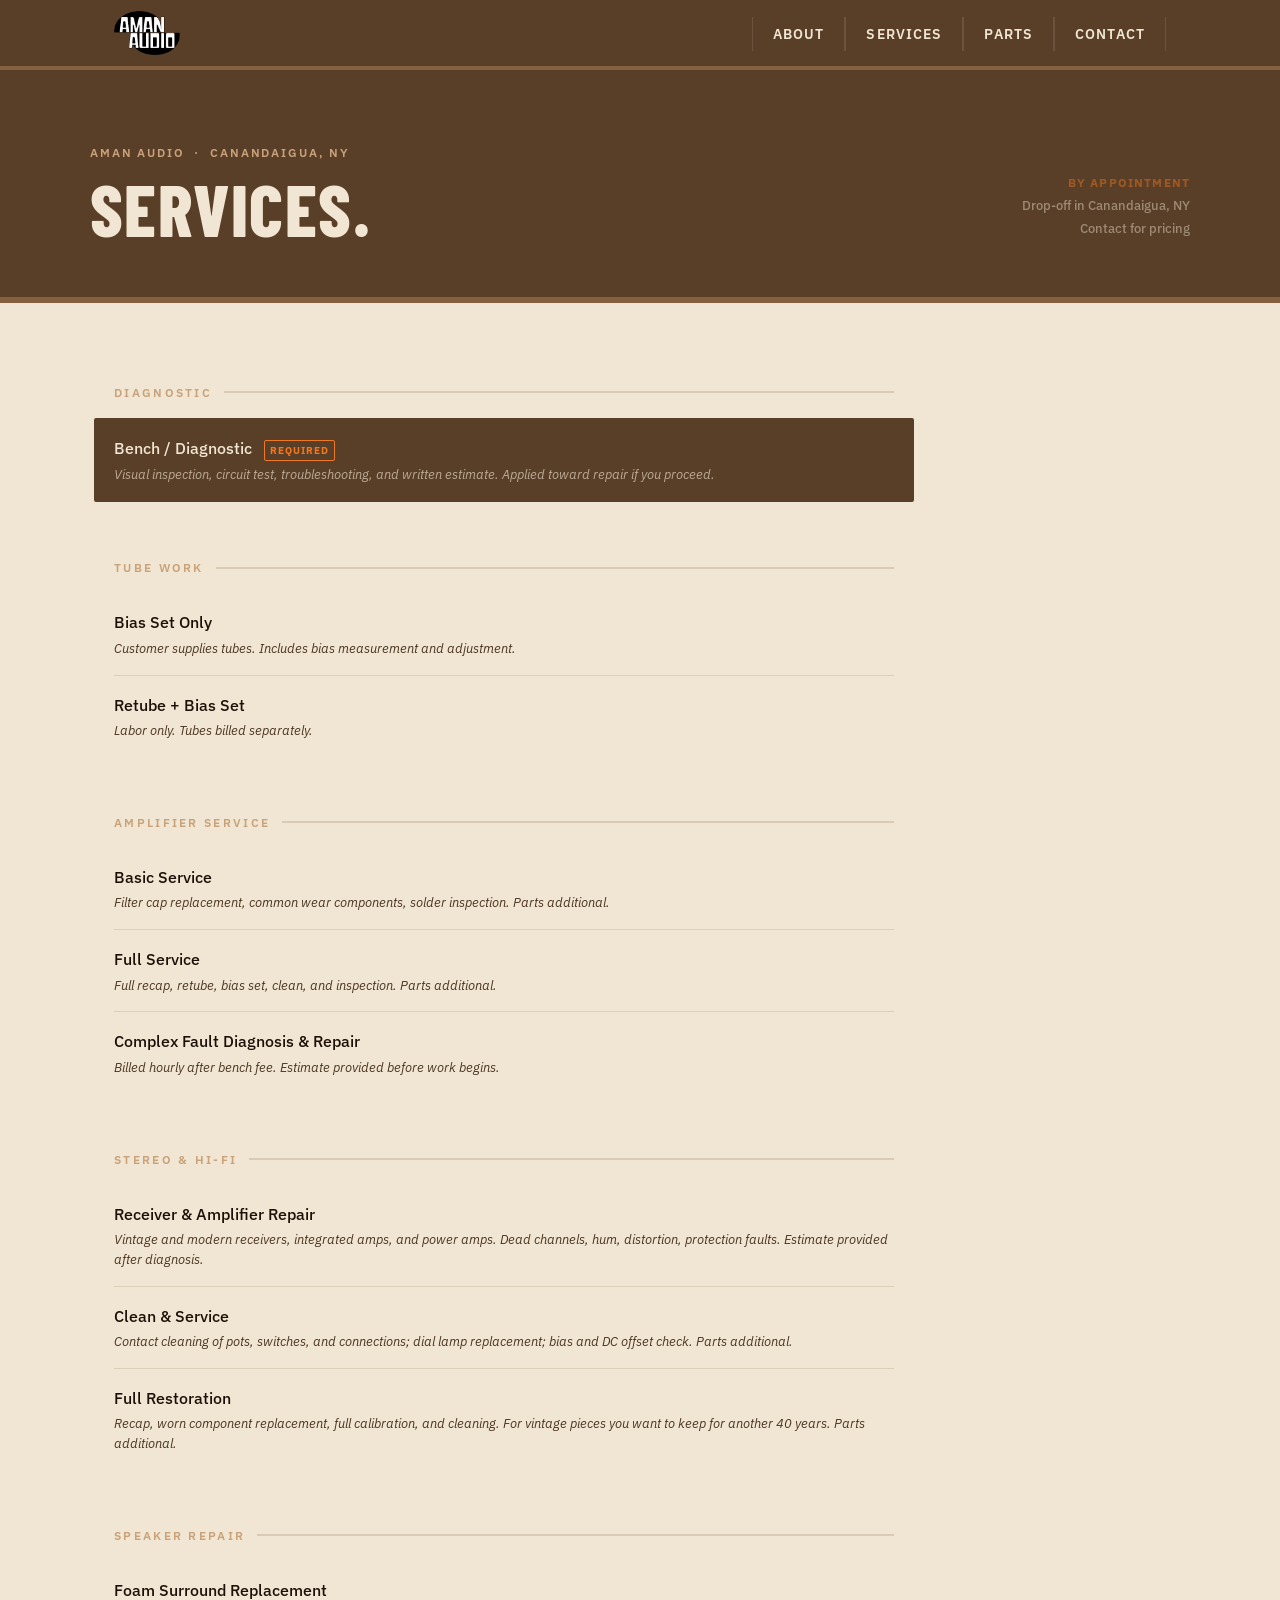
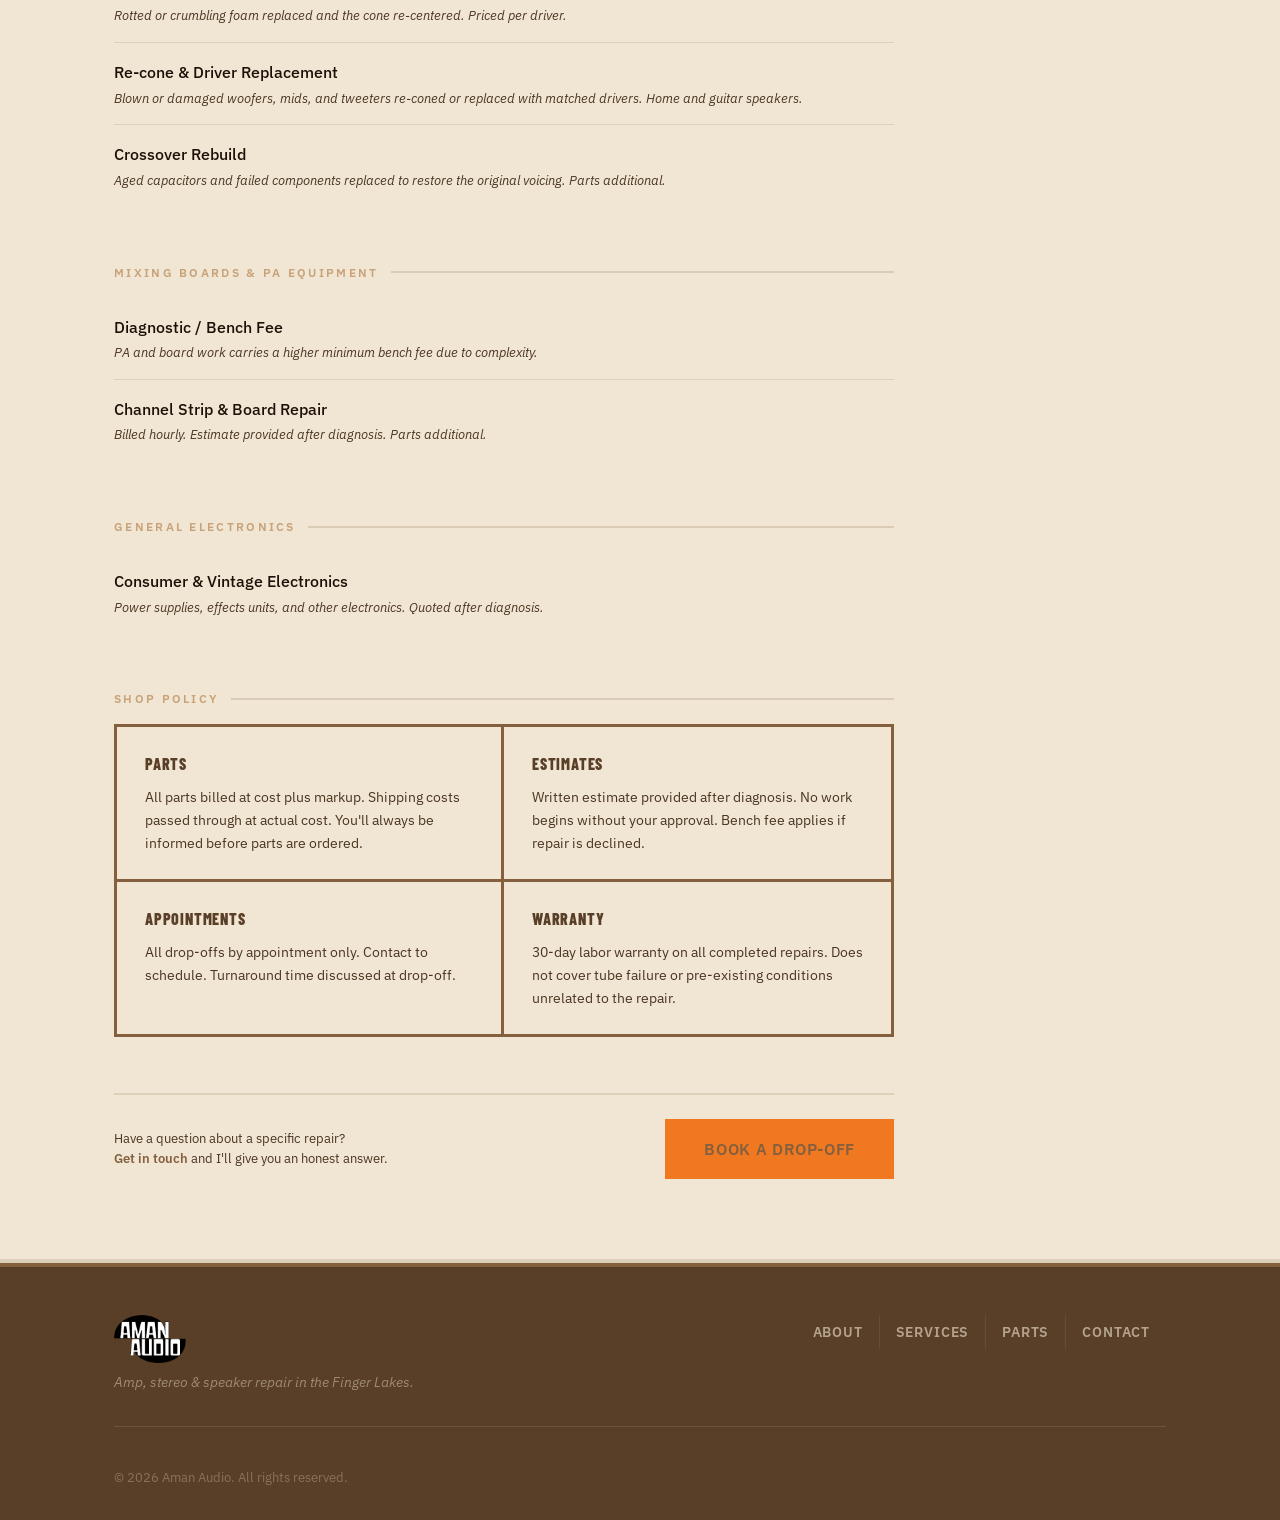
<file: services.html>
<!DOCTYPE html>
<html lang="en">
<head>
  <meta charset="UTF-8" />
  <meta name="viewport" content="width=device-width, initial-scale=1.0" />
  <title>Amp, Stereo &amp; Speaker Repair Services | Aman Audio, Canandaigua, NY</title>
  <meta name="description" content="Guitar amp and pedal repair, vintage stereo receiver repair, speaker refoaming and repair, mods, and custom builds. Aman Audio, Canandaigua, NY." />

  <link rel="canonical" href="https://amanaudio.com/services.html" />

  <!-- Open Graph -->
  <meta property="og:type" content="website" />
  <meta property="og:site_name" content="Aman Audio" />
  <meta property="og:title" content="Amp, Stereo &amp; Speaker Repair Services | Aman Audio, Canandaigua, NY" />
  <meta property="og:description" content="Guitar amp and pedal repair, vintage stereo receiver repair, speaker refoaming and repair, mods, and custom builds. Aman Audio, Canandaigua, NY." />
  <meta property="og:image" content="https://amanaudio.com/images/og-image.jpg" />
  <meta property="og:image:width" content="1200" />
  <meta property="og:image:height" content="630" />
  <meta property="og:url" content="https://amanaudio.com/services.html" />

  <!-- Twitter Card -->
  <meta name="twitter:card" content="summary_large_image" />
  <meta name="twitter:title" content="Amp, Stereo &amp; Speaker Repair Services | Aman Audio, Canandaigua, NY" />
  <meta name="twitter:description" content="Guitar amp and pedal repair, vintage stereo receiver repair, speaker refoaming and repair, mods, and custom builds. Aman Audio, Canandaigua, NY." />
  <meta name="twitter:image" content="https://amanaudio.com/images/og-image.jpg" />
  <link rel="preconnect" href="https://fonts.googleapis.com" />
  <link rel="preconnect" href="https://fonts.gstatic.com" crossorigin />
  <link href="https://fonts.googleapis.com/css2?family=Barlow+Condensed:wght@700;800&family=IBM+Plex+Sans:wght@400;500;600&display=swap" rel="stylesheet" />
  <link rel="stylesheet" href="style.css" />
  <style>
    /* ── Page hero ── */
    .rates-hero {
      background: var(--brown-dark);
      border-bottom: 6px solid var(--brown);
      padding: 4.5rem 1.5rem 3.5rem;
    }

    .rates-hero-inner {
      max-width: 1100px;
      margin: 0 auto;
      display: flex;
      align-items: flex-end;
      justify-content: space-between;
      gap: 2rem;
      flex-wrap: wrap;
    }

    .rates-hero-label {
      font-size: 0.78rem;
      font-weight: 600;
      letter-spacing: 0.15em;
      text-transform: uppercase;
      color: var(--brown-light);
      margin-bottom: 0.75rem;
    }

    .rates-hero h1 {
      font-size: clamp(2.5rem, 6vw, 4.5rem);
      color: var(--cream);
      line-height: 0.92;
    }

    .rates-hero-meta {
      text-align: right;
      font-size: 0.82rem;
      font-weight: 500;
      color: var(--cream);
      opacity: 0.45;
      line-height: 1.8;
      flex-shrink: 0;
    }

    .rates-hero-meta strong {
      display: block;
      color: var(--amber);
      opacity: 1;
      font-size: 0.72rem;
      letter-spacing: 0.1em;
      text-transform: uppercase;
    }

    /* ── Main content ── */
    .rates-body {
      background: var(--cream);
      padding: 5rem 0;
      border-bottom: 4px solid var(--cream-dark);
    }

    .rates-page {
      max-width: 780px;
    }

    /* ── Section label ── */
    .rate-section {
      margin-bottom: 3.5rem;
    }

    .rate-section-label {
      font-family: var(--font-body);
      font-size: 0.72rem;
      font-weight: 600;
      letter-spacing: 0.2em;
      text-transform: uppercase;
      color: var(--brown-light);
      margin-bottom: 1rem;
      display: flex;
      align-items: center;
      gap: 12px;
    }

    .rate-section-label::after {
      content: '';
      flex: 1;
      height: 2px;
      background: var(--brown);
      opacity: 0.2;
    }

    /* ── Service rows ── */
    .rate-row {
      padding: 1rem 0;
      border-bottom: 1px solid var(--cream-dark);
      opacity: 0;
      animation: fadeUp 0.35s ease forwards;
    }

    .rate-row:last-child {
      border-bottom: none;
    }

    .rate-row.highlight {
      background: var(--brown-dark);
      padding: 1.1rem 1.25rem;
      margin: 0 -1.25rem;
      border-bottom: none;
      border-radius: 2px;
    }

    .rate-row.highlight .rate-name,
    .rate-row.highlight .rate-note {
      color: var(--cream);
    }

    .rate-row.highlight .rate-note {
      opacity: 0.65;
    }

    .rate-name {
      font-size: 1rem;
      font-weight: 500;
      color: var(--text-dark);
    }

    .rate-note {
      font-size: 0.82rem;
      color: var(--text-mid);
      margin-top: 0.2rem;
      font-style: italic;
      line-height: 1.5;
    }

    /* ── Badge ── */
    .badge {
      display: inline-block;
      font-size: 0.65rem;
      font-weight: 700;
      letter-spacing: 0.1em;
      text-transform: uppercase;
      color: var(--amber);
      border: 1.5px solid var(--amber);
      border-radius: 2px;
      padding: 1px 5px;
      margin-left: 8px;
      vertical-align: middle;
    }

    /* ── Policy grid ── */
    .policy-grid {
      display: grid;
      grid-template-columns: 1fr 1fr;
      gap: 0;
      border: 3px solid var(--brown);
      margin-top: 0.5rem;
    }

    .policy-item {
      padding: 1.5rem 1.75rem;
      border-right: 3px solid var(--brown);
      border-bottom: 3px solid var(--brown);
    }

    .policy-item:nth-child(2),
    .policy-item:nth-child(4) {
      border-right: none;
    }

    .policy-item:nth-child(3),
    .policy-item:nth-child(4) {
      border-bottom: none;
    }

    .policy-item h4 {
      font-family: var(--font-heading);
      font-size: 1rem;
      font-weight: 800;
      letter-spacing: 0.05em;
      text-transform: uppercase;
      color: var(--brown-dark);
      margin-bottom: 0.5rem;
    }

    .policy-item p {
      font-size: 0.88rem;
      color: var(--text-mid);
      line-height: 1.65;
    }

    /* ── Footer note ── */
    .rates-footer-note {
      margin-top: 3rem;
      padding-top: 1.5rem;
      border-top: 2px solid var(--cream-dark);
      display: flex;
      justify-content: space-between;
      align-items: center;
      gap: 1rem;
      flex-wrap: wrap;
    }

    .rates-footer-note p {
      font-size: 0.8rem;
      color: var(--text-mid);
      line-height: 1.6;
    }

    .rates-footer-note a {
      color: var(--brown);
      font-weight: 600;
      transition: color 200ms ease;
    }

    .rates-footer-note a:hover {
      color: var(--amber);
    }

    /* ── Animation ── */
    @keyframes fadeUp {
      from { opacity: 0; transform: translateY(6px); }
      to   { opacity: 1; transform: translateY(0); }
    }

    .rate-row:nth-child(1) { animation-delay: 0.05s; }
    .rate-row:nth-child(2) { animation-delay: 0.10s; }
    .rate-row:nth-child(3) { animation-delay: 0.15s; }
    .rate-row:nth-child(4) { animation-delay: 0.20s; }
    .rate-row:nth-child(5) { animation-delay: 0.25s; }
    .rate-row:nth-child(6) { animation-delay: 0.30s; }

    /* ── Responsive ── */
    @media (max-width: 640px) {
      .rates-hero-meta { text-align: left; }

      .policy-grid {
        grid-template-columns: 1fr;
      }

      .policy-item {
        border-right: none;
        border-bottom: 3px solid var(--brown);
      }

      .policy-item:nth-child(4) {
        border-bottom: none;
      }

      .rates-footer-note {
        flex-direction: column;
        align-items: flex-start;
      }
    }

    @media print {
      .site-header, .site-footer { display: none; }
      .rates-hero { background: white; border: none; padding: 24px 0 16px; }
      .rates-hero h1, .rates-hero-label { color: black; }
      .rates-hero-meta { color: #555; opacity: 1; }
      .rates-hero-meta strong { color: #333; }
      .rates-body { background: white; padding: 1rem 0; border: none; }
      .rate-row.highlight { background: #f0f0f0; }
      .rate-row.highlight .rate-name,
      .rate-row.highlight .rate-note { color: black; }
      .rate-row { opacity: 1; animation: none; }
      .policy-item { background: #f9f9f9; }
    }
  </style>
</head>
<body>

  <!-- HEADER / NAV -->
  <header class="site-header" id="top">
    <nav class="nav-inner">
      <a href="/" class="logo"><img src="logos/logo-bw.png" alt="Aman Audio" class="logo-img" /></a>
      <button class="nav-toggle" aria-label="Toggle navigation" aria-expanded="false">
        <span></span><span></span><span></span>
      </button>
      <ul class="nav-links">
        <li><a href="/about.html">About</a></li>
        <li><a href="/services.html" aria-current="page">Services</a></li>
        <li><a href="/parts.html">Parts</a></li>
        <li><a href="/#contact">Contact</a></li>
      </ul>
    </nav>
  </header>

  <main>

    <!-- HERO -->
    <section class="rates-hero">
      <div class="rates-hero-inner">
        <div>
          <p class="rates-hero-label">Aman Audio &nbsp;·&nbsp; Canandaigua, NY</p>
          <h1>Services.</h1>
        </div>
        <div class="rates-hero-meta">
          <strong>By Appointment</strong>
          Drop-off in Canandaigua, NY<br>
          Contact for pricing
        </div>
      </div>
    </section>

    <!-- SERVICES CONTENT -->
    <section class="rates-body">
      <div class="container">
        <div class="rates-page">

          <!-- DIAGNOSTIC -->
          <div class="rate-section">
            <div class="rate-section-label">Diagnostic</div>
            <div class="rate-row highlight">
              <div>
                <div class="rate-name">Bench / Diagnostic <span class="badge">Required</span></div>
                <div class="rate-note">Visual inspection, circuit test, troubleshooting, and written estimate. Applied toward repair if you proceed.</div>
              </div>
            </div>
          </div>

          <!-- TUBE WORK -->
          <div class="rate-section">
            <div class="rate-section-label">Tube Work</div>
            <div class="rate-row">
              <div>
                <div class="rate-name">Bias Set Only</div>
                <div class="rate-note">Customer supplies tubes. Includes bias measurement and adjustment.</div>
              </div>
            </div>
            <div class="rate-row">
              <div>
                <div class="rate-name">Retube + Bias Set</div>
                <div class="rate-note">Labor only. Tubes billed separately.</div>
              </div>
            </div>
          </div>

          <!-- AMP SERVICE -->
          <div class="rate-section">
            <div class="rate-section-label">Amplifier Service</div>
            <div class="rate-row">
              <div>
                <div class="rate-name">Basic Service</div>
                <div class="rate-note">Filter cap replacement, common wear components, solder inspection. Parts additional.</div>
              </div>
            </div>
            <div class="rate-row">
              <div>
                <div class="rate-name">Full Service</div>
                <div class="rate-note">Full recap, retube, bias set, clean, and inspection. Parts additional.</div>
              </div>
            </div>
            <div class="rate-row">
              <div>
                <div class="rate-name">Complex Fault Diagnosis &amp; Repair</div>
                <div class="rate-note">Billed hourly after bench fee. Estimate provided before work begins.</div>
              </div>
            </div>
          </div>

          <!-- STEREO / HI-FI -->
          <div class="rate-section">
            <div class="rate-section-label">Stereo &amp; Hi-Fi</div>
            <div class="rate-row">
              <div>
                <div class="rate-name">Receiver &amp; Amplifier Repair</div>
                <div class="rate-note">Vintage and modern receivers, integrated amps, and power amps. Dead channels, hum, distortion, protection faults. Estimate provided after diagnosis.</div>
              </div>
            </div>
            <div class="rate-row">
              <div>
                <div class="rate-name">Clean &amp; Service</div>
                <div class="rate-note">Contact cleaning of pots, switches, and connections; dial lamp replacement; bias and DC offset check. Parts additional.</div>
              </div>
            </div>
            <div class="rate-row">
              <div>
                <div class="rate-name">Full Restoration</div>
                <div class="rate-note">Recap, worn component replacement, full calibration, and cleaning. For vintage pieces you want to keep for another 40 years. Parts additional.</div>
              </div>
            </div>
          </div>

          <!-- SPEAKERS -->
          <div class="rate-section">
            <div class="rate-section-label">Speaker Repair</div>
            <div class="rate-row">
              <div>
                <div class="rate-name">Foam Surround Replacement</div>
                <div class="rate-note">Rotted or crumbling foam replaced and the cone re-centered. Priced per driver.</div>
              </div>
            </div>
            <div class="rate-row">
              <div>
                <div class="rate-name">Re-cone &amp; Driver Replacement</div>
                <div class="rate-note">Blown or damaged woofers, mids, and tweeters re-coned or replaced with matched drivers. Home and guitar speakers.</div>
              </div>
            </div>
            <div class="rate-row">
              <div>
                <div class="rate-name">Crossover Rebuild</div>
                <div class="rate-note">Aged capacitors and failed components replaced to restore the original voicing. Parts additional.</div>
              </div>
            </div>
          </div>

          <!-- MIXING / PA -->
          <div class="rate-section">
            <div class="rate-section-label">Mixing Boards &amp; PA Equipment</div>
            <div class="rate-row">
              <div>
                <div class="rate-name">Diagnostic / Bench Fee</div>
                <div class="rate-note">PA and board work carries a higher minimum bench fee due to complexity.</div>
              </div>
            </div>
            <div class="rate-row">
              <div>
                <div class="rate-name">Channel Strip &amp; Board Repair</div>
                <div class="rate-note">Billed hourly. Estimate provided after diagnosis. Parts additional.</div>
              </div>
            </div>
          </div>

          <!-- GENERAL ELECTRONICS -->
          <div class="rate-section">
            <div class="rate-section-label">General Electronics</div>
            <div class="rate-row">
              <div>
                <div class="rate-name">Consumer &amp; Vintage Electronics</div>
                <div class="rate-note">Power supplies, effects units, and other electronics. Quoted after diagnosis.</div>
              </div>
            </div>
          </div>

          <!-- POLICY -->
          <div class="rate-section">
            <div class="rate-section-label">Shop Policy</div>
            <div class="policy-grid">
              <div class="policy-item">
                <h4>Parts</h4>
                <p>All parts billed at cost plus markup. Shipping costs passed through at actual cost. You'll always be informed before parts are ordered.</p>
              </div>
              <div class="policy-item">
                <h4>Estimates</h4>
                <p>Written estimate provided after diagnosis. No work begins without your approval. Bench fee applies if repair is declined.</p>
              </div>
              <div class="policy-item">
                <h4>Appointments</h4>
                <p>All drop-offs by appointment only. Contact to schedule. Turnaround time discussed at drop-off.</p>
              </div>
              <div class="policy-item">
                <h4>Warranty</h4>
                <p>30-day labor warranty on all completed repairs. Does not cover tube failure or pre-existing conditions unrelated to the repair.</p>
              </div>
            </div>
          </div>

          <div class="rates-footer-note">
            <p>Have a question about a specific repair?<br>
               <a href="/#contact">Get in touch</a> and I'll give you an honest answer.</p>
            <a href="mailto:jude@amanaudio.com?subject=Drop-Off%20Appointment%20Request&body=Hello%2C%20I%20would%20like%20to%20schedule%20a%20time%20to%20drop%20off%20my%20____" class="btn btn-primary">Book a Drop-Off</a>
          </div>

        </div>
      </div>
    </section>

  </main>

  <!-- FOOTER -->
  <footer class="site-footer">
    <div class="container">
      <div class="footer-inner">
        <div class="footer-brand">
          <a href="/" class="logo">
            <img src="logos/logo-bw.png" alt="Aman Audio" class="logo-img footer-logo-img" />
          </a>
          <p class="footer-tagline">Amp, stereo &amp; speaker repair in the Finger Lakes.</p>
        </div>
        <nav class="footer-nav" aria-label="Footer navigation">
          <a href="/about.html">About</a>
          <a href="/services.html">Services</a>
          <a href="/parts.html">Parts</a>
          <a href="/#contact">Contact</a>
        </nav>
      </div>
      <p class="footer-copy">&copy; 2026 Aman Audio. All rights reserved.</p>
    </div>
  </footer>

  <script src="main.js"></script>
</body>
</html>
</file>
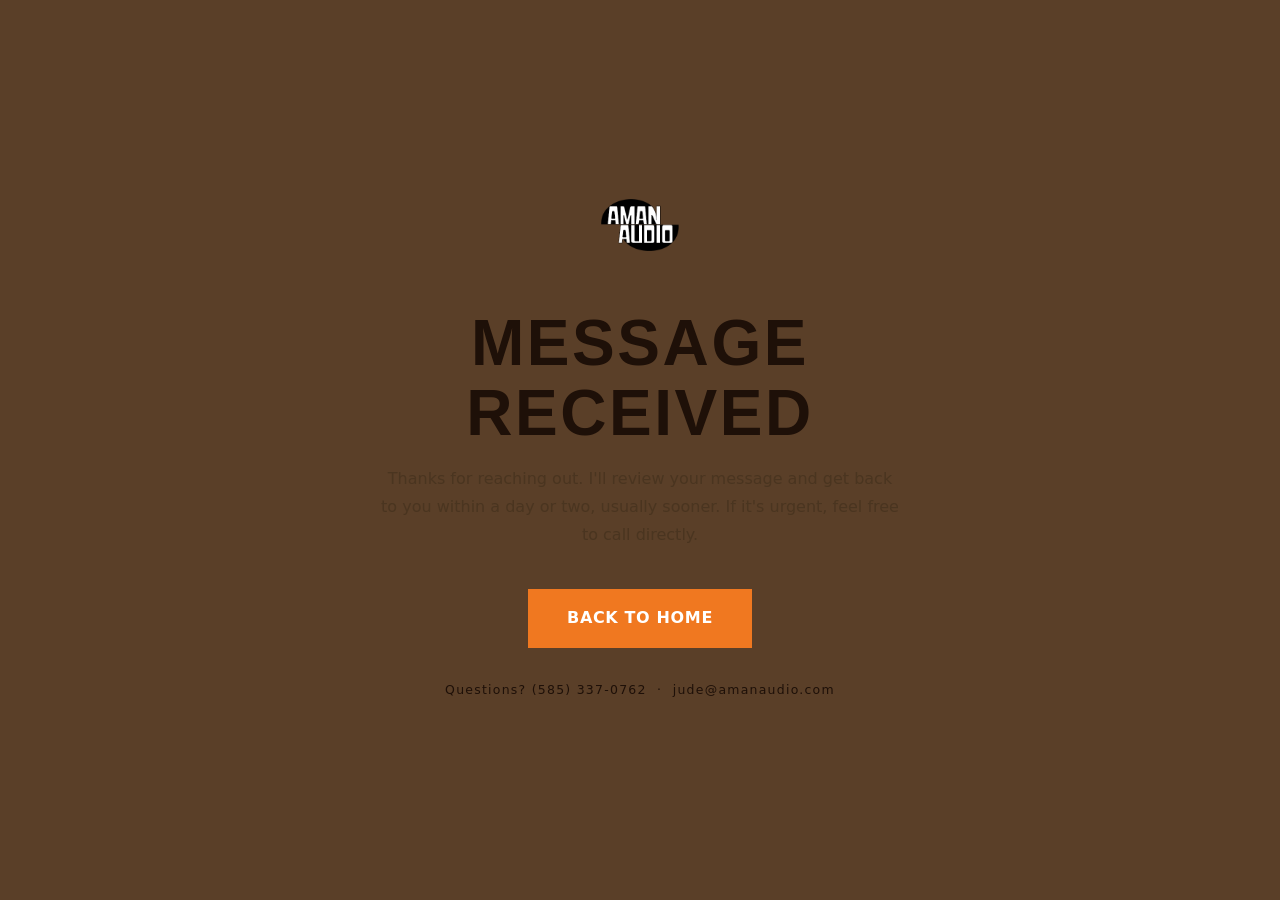
<file: thank-you.html>
<!DOCTYPE html>
<html lang="en">
<head>
  <meta charset="UTF-8" />
  <meta name="viewport" content="width=device-width, initial-scale=1.0" />
  <title>Message Received | Aman Audio</title>
  <meta name="robots" content="noindex" />
  <link rel="preconnect" href="https://fonts.googleapis.com" />
  <link rel="preconnect" href="https://fonts.gstatic.com" crossorigin />
  <link href="https://fonts.googleapis.com/css2?family=Bebas+Neue&family=DM+Mono:ital,wght@0,300;0,400;0,500;1,300&family=DM+Sans:ital,wght@0,300;0,400;1,300&display=swap" rel="stylesheet" />
  <link rel="stylesheet" href="style.css" />
  <style>
    .thankyou-wrap {
      min-height: 100vh;
      display: flex;
      align-items: center;
      justify-content: center;
      padding: 4rem 1.5rem;
      background: var(--bg);
    }
    .thankyou-box {
      max-width: 520px;
      width: 100%;
      text-align: center;
    }
    .thankyou-logo {
      height: 52px;
      width: auto;
      margin: 0 auto 2rem;
    }
    .thankyou-rule {
      width: 48px;
      height: 1px;
      background: var(--accent-dim);
      margin: 1.5rem auto;
    }
    .thankyou-heading {
      font-family: var(--font-heading);
      font-size: clamp(2.5rem, 6vw, 4rem);
      color: var(--text);
      letter-spacing: 0.04em;
      text-transform: uppercase;
      margin-bottom: 1rem;
    }
    .thankyou-body {
      color: var(--text-mid);
      font-size: 1rem;
      font-weight: 300;
      line-height: 1.75;
      margin-bottom: 2.5rem;
    }
    .thankyou-meta {
      font-family: var(--font-mono);
      font-size: 0.78rem;
      letter-spacing: 0.1em;
      color: var(--text-dim);
      margin-top: 2rem;
    }
    .thankyou-meta a {
      color: var(--accent-dim);
      transition: color 200ms ease;
    }
    .thankyou-meta a:hover { color: var(--accent); }
  </style>
</head>
<body>
  <div class="thankyou-wrap">
    <div class="thankyou-box">
      <img src="logos/logo-bw.png" alt="Aman Audio" class="thankyou-logo" />
      <div class="thankyou-rule"></div>
      <h1 class="thankyou-heading">Message Received</h1>
      <p class="thankyou-body">
        Thanks for reaching out. I'll review your message and get back to you
        within a day or two, usually sooner. If it's urgent, feel free to call directly.
      </p>
      <a href="/" class="btn btn-primary">Back to Home</a>
      <p class="thankyou-meta">
        Questions? <a href="tel:+15853370762">(585) 337-0762</a>
        &nbsp;·&nbsp;
        <a href="mailto:jude@amanaudio.com">jude@amanaudio.com</a>
      </p>
    </div>
  </div>
</body>
</html>
</file>
<file: style.css>
/* ===========================
   DESIGN SYSTEM
   =========================== */
:root {
  --brown:       #84603f;   /* anchor brown */
  --brown-dark:  #5a3f28;   /* deep brown: header, footer */
  --brown-light: #c9a27a;   /* lighter brown for accents */
  --blue:        #658fab;   /* dusty blue */
  --blue-dark:   #2e4a62;   /* deep blue: dark sections */
  --blue-deeper: #1a2e40;   /* very deep blue: contact */
  --amber:       #f07820;   /* CTA / highlight */
  --cream:       #f0e6d3;   /* light section bg */
  --cream-dark:  #ddd0b8;   /* alternate light bg */
  --text-dark:   #1e1008;   /* on light backgrounds */
  --text-mid:    #4a3520;   /* secondary text on light */
  --text-light:  #f0e6d3;   /* on dark backgrounds */

  --font-heading: 'Barlow Condensed', 'Arial Narrow', sans-serif;
  --font-body:    'IBM Plex Sans', system-ui, sans-serif;

  --transition: 200ms ease;
}

/* ===========================
   RESET & BASE
   =========================== */
*, *::before, *::after {
  box-sizing: border-box;
  margin: 0;
  padding: 0;
}

html {
  scroll-behavior: smooth;
  font-size: 16px;
}

body {
  font-family: var(--font-body);
  color: var(--text-dark);
  background: var(--brown-dark);
  line-height: 1.65;
  -webkit-font-smoothing: antialiased;
}

img { max-width: 100%; display: block; }
a   { color: inherit; text-decoration: none; }
ul  { list-style: none; }

/* ===========================
   TYPOGRAPHY
   =========================== */
h1, h2, h3 {
  font-family: var(--font-heading);
  font-weight: 800;
  line-height: 1.1;
  text-transform: uppercase;
  letter-spacing: 0.02em;
}

.section-title {
  font-size: clamp(1.75rem, 3vw, 2.5rem);
  margin-bottom: 0.6rem;
}

.section-subtitle {
  max-width: 56ch;
  margin-bottom: 3rem;
  font-size: 1.05rem;
}

/* ===========================
   UTILITIES
   =========================== */
.container {
  max-width: 1100px;
  margin: 0 auto;
  padding: 0 1.5rem;
}

.hidden { display: none; }

/* ===========================
   BUTTONS
   =========================== */
.btn {
  display: inline-block;
  padding: 0.85rem 2.25rem;
  font-family: var(--font-body);
  font-size: 1rem;
  font-weight: 700;
  cursor: pointer;
  transition: background var(--transition), color var(--transition), border-color var(--transition);
  border: 3px solid transparent;
  text-align: center;
  letter-spacing: 0.04em;
  text-transform: uppercase;
}

.btn-primary {
  background: var(--amber);
  color: #fff;
  border-color: var(--amber);
}

.btn-primary:hover,
.btn-primary:focus-visible {
  background: transparent;
  color: var(--amber);
}

.btn-secondary {
  background: transparent;
  color: var(--cream);
  border-color: rgba(240, 230, 211, 0.3);
}

.btn-secondary:hover,
.btn-secondary:focus-visible {
  border-color: var(--cream);
  color: var(--cream);
}

.btn-full {
  width: 100%;
  display: block;
}

/* ===========================
   HEADER / NAV
   =========================== */
.site-header {
  position: sticky;
  top: 0;
  z-index: 100;
  background: var(--brown-dark);
  border-bottom: 4px solid var(--brown);
}

.nav-inner {
  max-width: 1100px;
  margin: 0 auto;
  padding: 0 1.5rem;
  display: flex;
  align-items: center;
  justify-content: space-between;
  height: 66px;
}

.logo {
  display: flex;
  align-items: center;
}

.logo-img {
  height: 44px;
  width: auto;
  display: block;
  transition: opacity var(--transition);
}

.logo:hover .logo-img { opacity: 0.85; }

.nav-links {
  display: flex;
  gap: 0;
  align-items: center;
}

.nav-links a {
  color: var(--text-light);
  font-size: 0.88rem;
  font-weight: 600;
  letter-spacing: 0.08em;
  text-transform: uppercase;
  padding: 0.5rem 1.25rem;
  border-left: 1px solid rgba(240, 230, 211, 0.12);
  transition: background var(--transition), color var(--transition);
}

.nav-links a:last-child {
  border-right: 1px solid rgba(240, 230, 211, 0.12);
}

.nav-links a:hover,
.nav-links a:focus-visible {
  background: var(--brown);
  color: var(--cream);
}

/* Mobile nav toggle */
.nav-toggle {
  display: none;
  flex-direction: column;
  gap: 5px;
  background: none;
  border: none;
  cursor: pointer;
  padding: 4px;
}

.nav-toggle span {
  display: block;
  width: 24px;
  height: 2px;
  background: var(--text-light);
  transition: transform var(--transition), opacity var(--transition);
}

.nav-toggle.open span:nth-child(1) { transform: translateY(7px) rotate(45deg); }
.nav-toggle.open span:nth-child(2) { opacity: 0; }
.nav-toggle.open span:nth-child(3) { transform: translateY(-7px) rotate(-45deg); }

/* ===========================
   HERO
   =========================== */
.hero {
  position: relative;
  min-height: 88vh;
  display: flex;
  align-items: center;
  background:
    linear-gradient(90deg, rgba(58, 40, 25, 0.94) 0%, rgba(58, 40, 25, 0.82) 45%, rgba(58, 40, 25, 0.45) 100%),
    url("images/hero-bench.jpg") center / cover no-repeat,
    var(--brown-dark);
  border-bottom: 6px solid var(--brown);
  padding: 6rem 1.5rem;
  /* line hero text up with the 1100px .container used everywhere else */
  padding-left: max(1.5rem, calc((100% - 1100px) / 2 + 1.5rem));
}

.hero-content {
  position: relative;
  z-index: 1;
  max-width: 720px;
}

.hero-rule {
  width: 100%;
  height: 5px;
  background: var(--amber);
  margin: 0 0 2rem;
}

.hero-location {
  font-size: 0.78rem;
  letter-spacing: 0.15em;
  text-transform: uppercase;
  color: var(--brown-light);
  margin-bottom: 1.25rem;
}

.hero-title {
  display: block;
  font-size: clamp(4rem, 10vw, 8rem);
  line-height: 0.88;
  color: var(--cream);
  letter-spacing: -0.01em;
  margin-bottom: 2rem;
  text-transform: uppercase;
}

.hero-body {
  color: var(--cream);
  opacity: 0.85;
  font-size: 1.1rem;
  max-width: 50ch;
  margin-bottom: 2rem;
  line-height: 1.75;
}

.hero-actions {
  display: flex;
  gap: 0.75rem;
  flex-wrap: wrap;
  margin-bottom: 1.75rem;
}

.hero-contact {
  display: flex;
  align-items: center;
  gap: 0.75rem;
  font-size: 0.85rem;
  letter-spacing: 0.03em;
}

.hero-contact a {
  color: var(--cream);
  opacity: 0.6;
  transition: opacity var(--transition);
}

.hero-contact a:hover { opacity: 1; }

.hero-contact-divider {
  color: var(--brown);
}

/* ===========================
   SERVICES: cream block
   =========================== */
.services {
  background: var(--cream);
  padding: 5.5rem 0;
  border-bottom: 4px solid var(--cream-dark);
}

.services .section-title { color: var(--brown-dark); }
.services .section-subtitle { color: var(--text-mid); }

.services-grid {
  display: grid;
  grid-template-columns: repeat(4, 1fr);
  gap: 0;
  border: 3px solid var(--brown);
}

.service-card {
  background: var(--cream);
  padding: 2.25rem 1.75rem;
  border-right: 3px solid var(--brown);
  transition: background var(--transition);
}

.service-card:last-child {
  border-right: none;
}

.service-card:hover {
  background: var(--brown-dark);
}

.service-card:hover h3,
.service-card:hover p,
.service-card:hover .service-icon {
  color: var(--cream);
}

.service-icon {
  width: 44px;
  height: 44px;
  color: var(--brown);
  margin-bottom: 1.25rem;
  transition: color var(--transition);
}

.service-card h3 {
  font-family: var(--font-heading);
  font-size: 1.2rem;
  color: var(--brown-dark);
  margin-bottom: 0.6rem;
  transition: color var(--transition);
}

.service-card p {
  color: var(--text-mid);
  font-size: 0.93rem;
  line-height: 1.7;
  transition: color var(--transition);
}

/* ===========================
   ABOUT: blue block
   =========================== */
.about {
  background: var(--blue-dark);
  padding: 5.5rem 0;
  border-bottom: 4px solid var(--blue-deeper);
}

.about-grid {
  display: grid;
  grid-template-columns: 1fr 400px;
  gap: 5rem;
  align-items: center;
}

.about-text .section-title { color: var(--cream); }

.about-text p {
  color: var(--cream);
  opacity: 0.88;
  margin-bottom: 1.25rem;
  font-size: 1.02rem;
  line-height: 1.8;
}

.about-photo {
  border: 3px solid var(--brown);
  display: block;
  width: 100%;
  height: auto;
}

.about-photo-caption {
  margin-top: 0.75rem;
  font-size: 0.82rem;
  color: var(--cream);
  opacity: 0.6;
}

.about-text a {
  color: var(--amber);
  font-weight: 600;
}

/* ===========================
   CONTACT: deep blue block
   =========================== */
.contact {
  background: var(--blue-deeper);
  padding: 5.5rem 0;
  border-bottom: 4px solid var(--blue-dark);
}

.contact-grid {
  display: grid;
  grid-template-columns: 1fr 520px;
  gap: 5rem;
  align-items: start;
}

.contact-info .section-title { color: var(--cream); }

.contact-info > p {
  color: var(--cream);
  opacity: 0.8;
  margin-bottom: 2.5rem;
  font-size: 1.02rem;
}

.contact-details p {
  color: var(--cream);
  opacity: 0.85;
  margin-bottom: 1.5rem;
  line-height: 1.6;
}

.contact-details strong {
  display: block;
  font-size: 0.78rem;
  letter-spacing: 0.1em;
  text-transform: uppercase;
  color: var(--amber);
  margin-bottom: 0.2rem;
  font-weight: 700;
}

.contact-details a {
  color: var(--cream);
  transition: color var(--transition);
}

.contact-details a:hover { color: var(--amber); }

/* Form */
.contact-form {
  background: var(--blue-dark);
  border: 3px solid var(--brown);
  padding: 2.5rem;
}

.form-group {
  margin-bottom: 1.25rem;
}

.form-group label {
  display: block;
  font-size: 0.78rem;
  font-weight: 700;
  letter-spacing: 0.08em;
  text-transform: uppercase;
  color: var(--cream);
  opacity: 0.7;
  margin-bottom: 0.45rem;
}

.form-group input,
.form-group select,
.form-group textarea {
  width: 100%;
  background: var(--blue-deeper);
  border: 2px solid rgba(240, 230, 211, 0.2);
  color: var(--text-light);
  font-family: var(--font-body);
  font-size: 0.97rem;
  padding: 0.75rem 1rem;
  transition: border-color var(--transition);
  -webkit-appearance: none;
  appearance: none;
}

.form-group select {
  background-image: url("data:image/svg+xml,%3Csvg xmlns='http://www.w3.org/2000/svg' width='16' height='16' viewBox='0 0 16 16'%3E%3Cpath fill='%23f0e6d3' d='M4 6l4 4 4-4'/%3E%3C/svg%3E");
  background-repeat: no-repeat;
  background-position: right 0.75rem center;
  padding-right: 2.5rem;
  cursor: pointer;
}

.form-group select option {
  background: var(--blue-deeper);
  color: var(--text-light);
}

.form-group input::placeholder,
.form-group textarea::placeholder {
  color: rgba(240, 230, 211, 0.3);
}

.form-group input:focus,
.form-group select:focus,
.form-group textarea:focus {
  outline: none;
  border-color: var(--amber);
}

.form-group textarea {
  resize: vertical;
  min-height: 120px;
}

/* ===========================
   FOOTER: brown-dark block
   =========================== */
.site-footer {
  background: var(--brown-dark);
  border-top: 4px solid var(--brown);
  padding: 3rem 0 2rem;
}

.footer-inner {
  display: flex;
  align-items: flex-start;
  justify-content: space-between;
  gap: 2rem;
  margin-bottom: 2.5rem;
  padding-bottom: 2rem;
  border-bottom: 1px solid rgba(240, 230, 211, 0.12);
}

.footer-brand .logo {
  margin-bottom: 0.5rem;
}

.footer-logo-img {
  height: 48px;
  width: auto;
}

.footer-tagline {
  color: var(--cream);
  opacity: 0.45;
  font-style: italic;
  font-size: 0.88rem;
}

.footer-nav {
  display: flex;
  gap: 0;
  align-items: center;
  flex-wrap: wrap;
  align-self: flex-start;
}

.footer-nav a {
  color: var(--cream);
  opacity: 0.6;
  font-size: 0.85rem;
  font-weight: 600;
  letter-spacing: 0.06em;
  text-transform: uppercase;
  padding: 0.35rem 1rem;
  border-left: 1px solid rgba(240, 230, 211, 0.15);
  transition: opacity var(--transition), color var(--transition);
}

.footer-nav a:first-child { border-left: none; }

.footer-nav a:hover {
  opacity: 1;
  color: var(--amber);
}

.footer-copy {
  color: var(--cream);
  opacity: 0.3;
  font-size: 0.8rem;
}

/* ===========================
   RESPONSIVE
   =========================== */
@media (max-width: 960px) {
  .services-grid {
    grid-template-columns: 1fr 1fr;
  }

  .service-card:nth-child(2) { border-right: none; }
  .service-card:nth-child(3) { border-right: 3px solid var(--brown); border-top: 3px solid var(--brown); }
  .service-card:nth-child(4) { border-right: none; border-top: 3px solid var(--brown); }

  .about-grid {
    grid-template-columns: 1fr;
    gap: 3rem;
  }

  .contact-grid {
    grid-template-columns: 1fr;
    gap: 3rem;
  }
}

@media (max-width: 640px) {
  .nav-toggle {
    display: flex;
  }

  .nav-links {
    display: none;
    position: absolute;
    top: 66px;
    left: 0;
    right: 0;
    background: var(--brown-dark);
    flex-direction: column;
    padding: 0;
    border-bottom: 4px solid var(--brown);
  }

  .nav-links.open {
    display: flex;
  }

  .nav-links a {
    border-left: none;
    border-right: none;
    border-top: 1px solid rgba(240, 230, 211, 0.1);
    padding: 1rem 1.5rem;
    text-align: left;
  }

  .nav-inner {
    position: relative;
  }

  .hero {
    min-height: 80vh;
    padding: 5rem 1.5rem;
  }

  .services,
  .about,
  .contact {
    padding: 4rem 0;
  }

  .services-grid {
    grid-template-columns: 1fr;
  }

  .service-card {
    border-right: none;
    border-bottom: 3px solid var(--brown);
  }

  .service-card:last-child { border-bottom: none; }

  /* Reset nth-child overrides at mobile */
  .service-card:nth-child(3) { border-top: none; }

  .contact-form { padding: 1.75rem; }

  .footer-inner {
    flex-direction: column;
    gap: 1.5rem;
  }

  .footer-nav {
    gap: 0;
  }

  .footer-nav a:first-child {
    border-left: 1px solid rgba(240, 230, 211, 0.15);
  }
}
</file>
